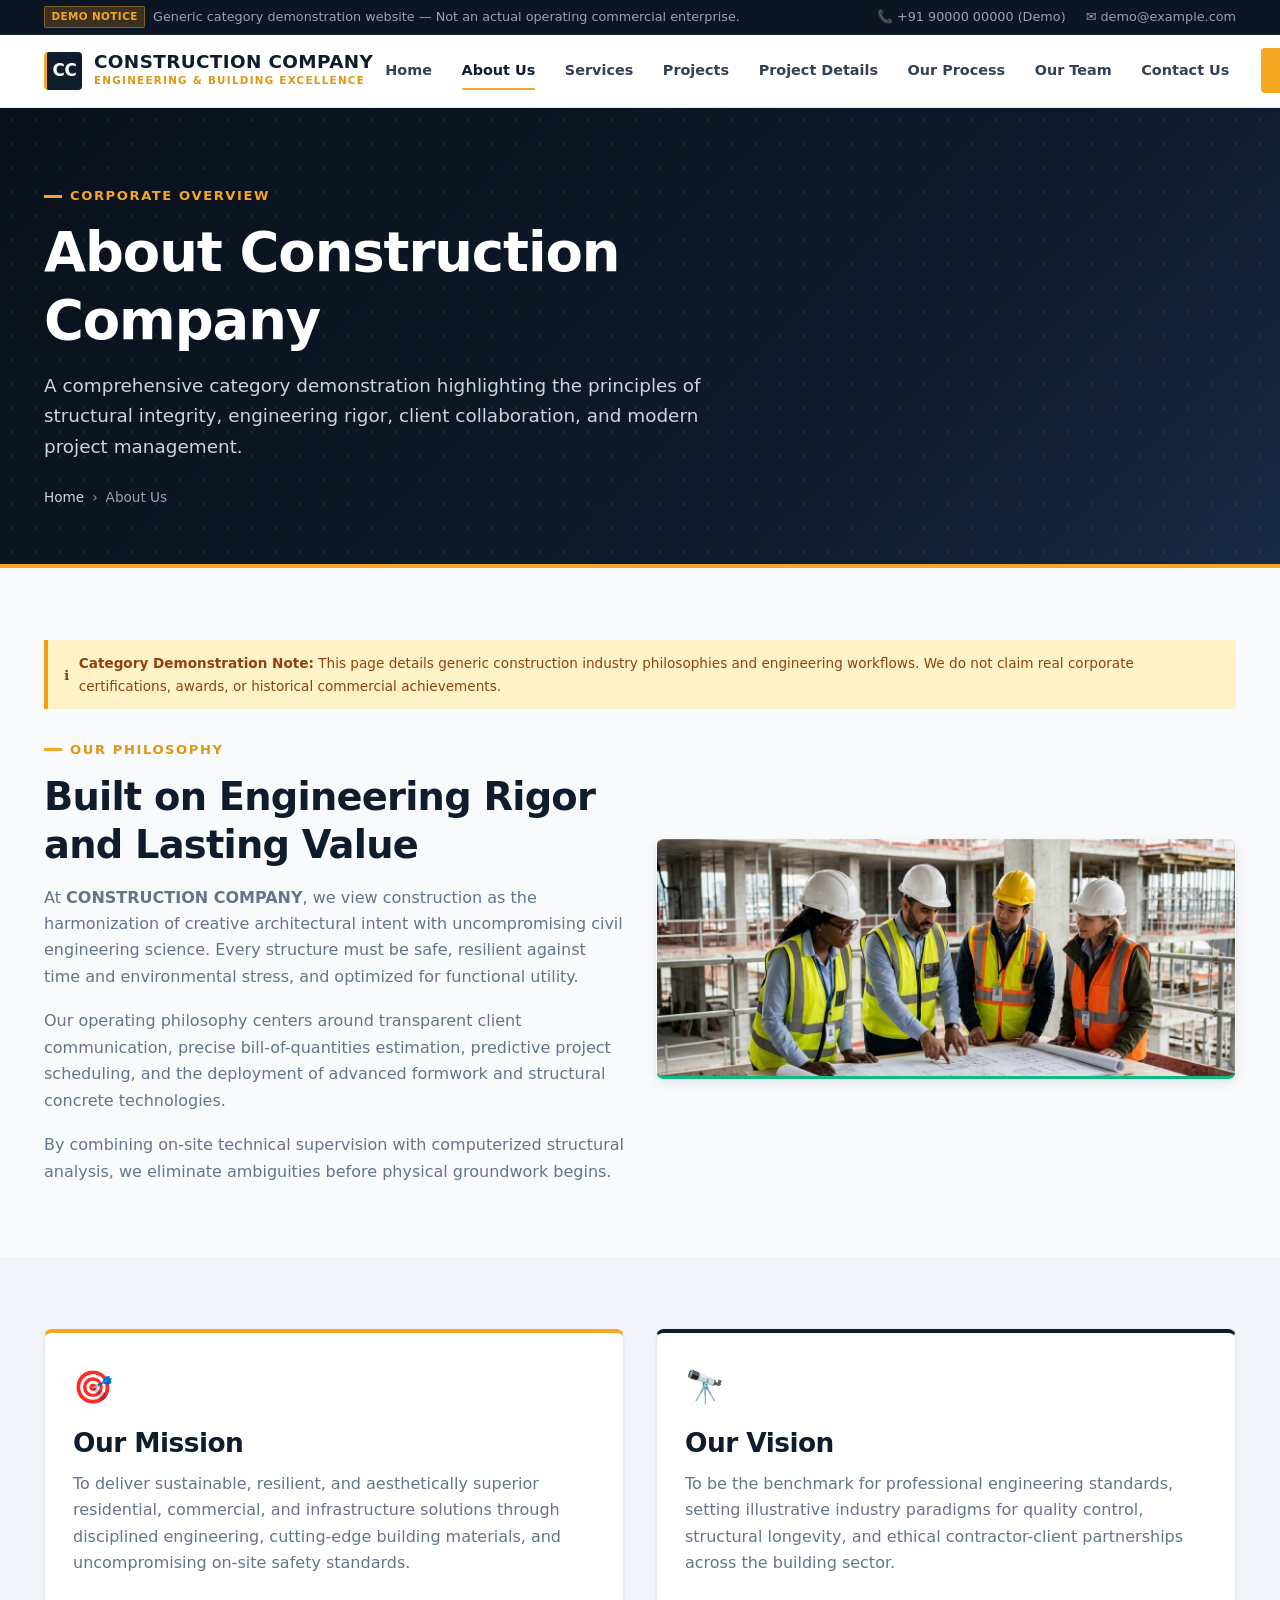
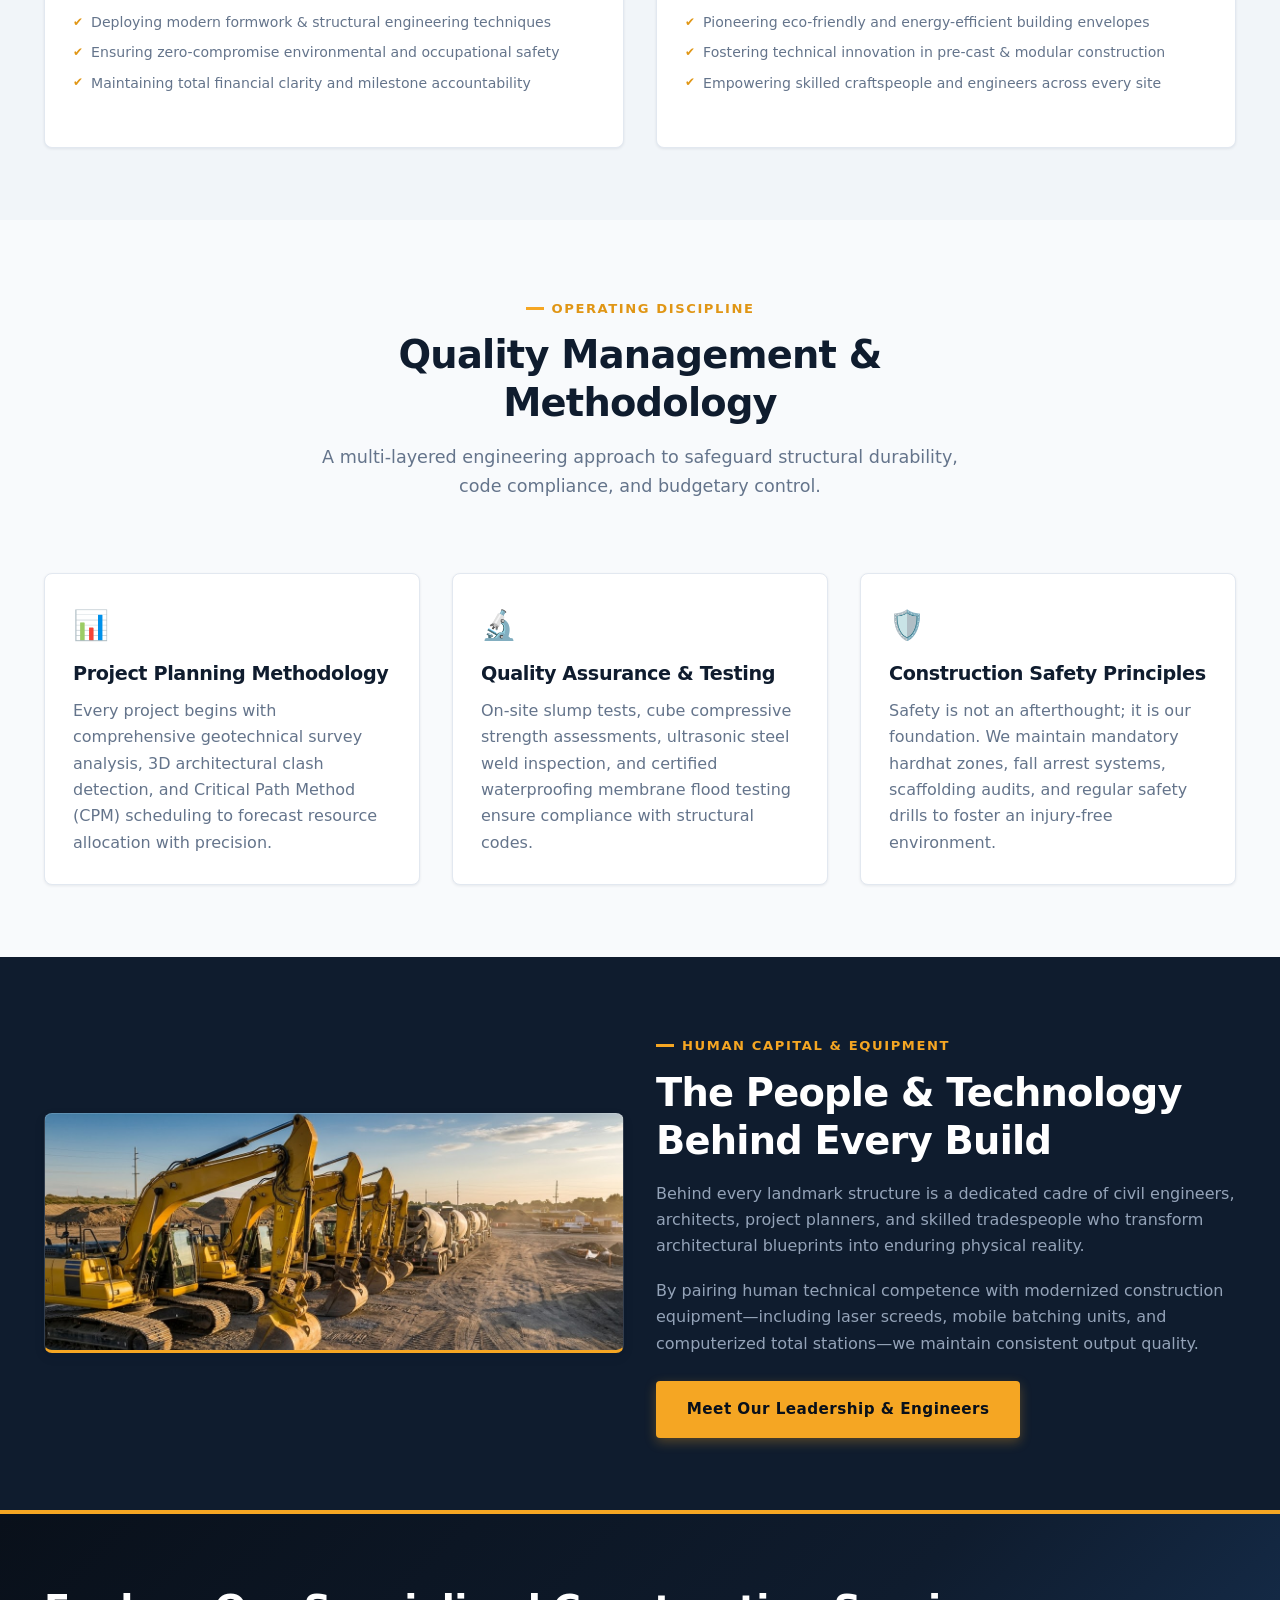
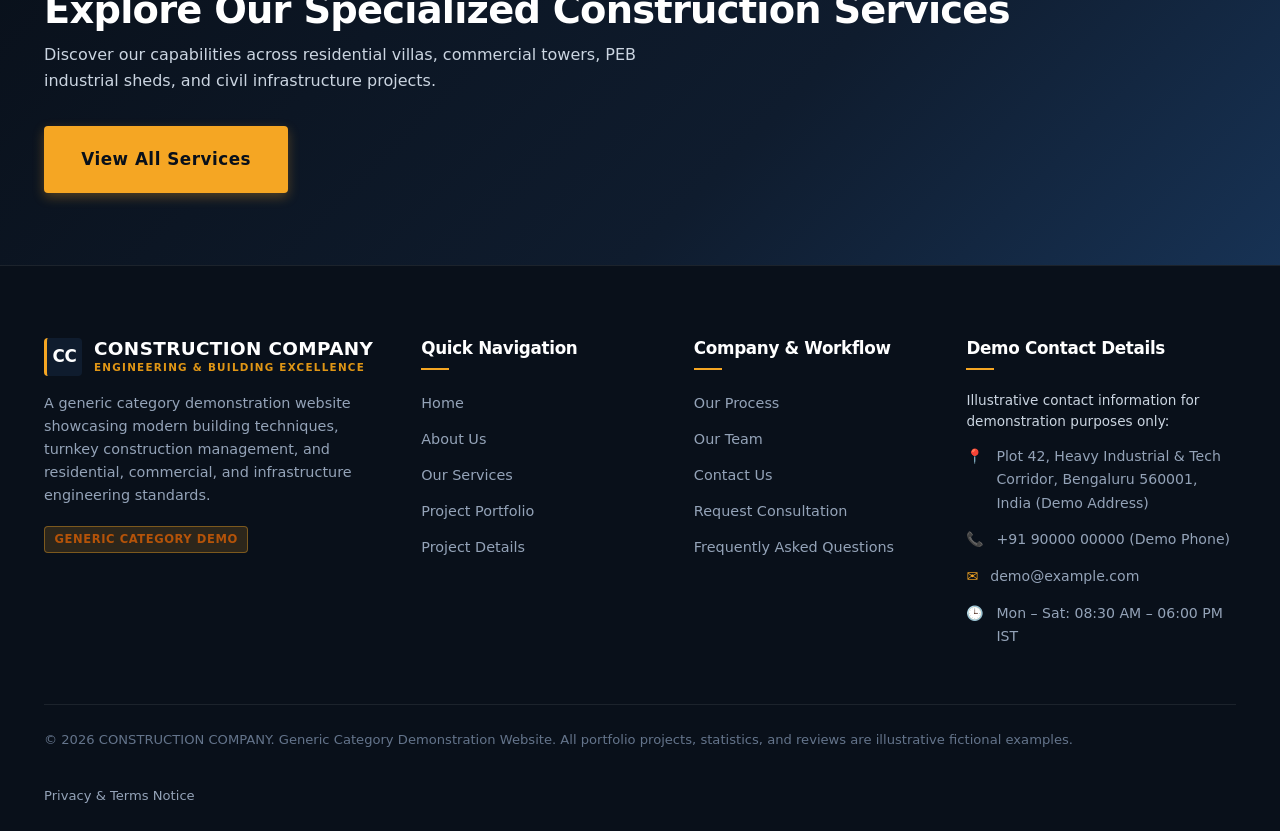
<file: about.html>
<!DOCTYPE html>
<html lang="en">
<head>
  <meta charset="UTF-8">
  <meta name="viewport" content="width=device-width, initial-scale=1.0">
  <title>About Us | CONSTRUCTION COMPANY</title>
  <meta name="description" content="Learn about CONSTRUCTION COMPANY's engineering philosophy, quality management principles, project planning methodology, and site safety standards.">
  <link rel="stylesheet" href="css/style.css">
</head>
<body>

  <!-- Top Announcement Bar -->
  <aside class="announcement-bar" aria-label="Company announcements and contact">
    <div class="container announcement-inner">
      <div class="announcement-item">
        <span class="announcement-badge">Demo Notice</span>
        <span>Generic category demonstration website — Not an actual operating commercial enterprise.</span>
      </div>
      <div class="announcement-contact">
        <a href="tel:+919000000000">📞 +91 90000 00000 (Demo)</a>
        <a href="mailto:demo@example.com">✉ demo@example.com</a>
      </div>
    </div>
  </aside>

  <!-- Global Header -->
  <header class="site-header">
    <div class="container header-inner">
      <a href="index.html" class="site-logo" aria-label="Construction Company Homepage">
        <div class="logo-icon">CC</div>
        <div class="logo-text-group">
          <span class="logo-title">CONSTRUCTION COMPANY</span>
          <span class="logo-tagline">Engineering &amp; Building Excellence</span>
        </div>
      </a>

      <!-- Mobile Menu Toggle -->
      <button class="mobile-nav-toggle" aria-label="Toggle navigation menu" aria-expanded="false">
        <span class="hamburger-box">
          <span class="hamburger-inner"></span>
        </span>
      </button>

      <!-- Global Navigation Links -->
      <nav class="site-nav" aria-label="Primary Navigation">
        <ul class="nav-list">
          <li><a href="index.html" class="nav-link">Home</a></li>
          <li><a href="about.html" class="nav-link active">About Us</a></li>
          <li><a href="services.html" class="nav-link">Services</a></li>
          <li><a href="projects.html" class="nav-link">Projects</a></li>
          <li><a href="project-details.html?id=residential-complex" class="nav-link">Project Details</a></li>
          <li><a href="process.html" class="nav-link">Our Process</a></li>
          <li><a href="team.html" class="nav-link">Our Team</a></li>
          <li><a href="contact.html" class="nav-link">Contact Us</a></li>
        </ul>
        <div class="header-cta">
          <a href="contact.html#consultation" class="btn btn-primary btn-sm">Get Consultation</a>
        </div>
      </nav>
    </div>
  </header>

  <main>
    <!-- PAGE HERO -->
    <section class="page-hero">
      <div class="container">
        <div class="page-hero-inner">
          <div class="section-eyebrow" style="color: var(--color-accent);">Corporate Overview</div>
          <h1 class="page-hero-title">About Construction Company</h1>
          <p class="page-hero-desc">
            A comprehensive category demonstration highlighting the principles of structural integrity, engineering rigor, client collaboration, and modern project management.
          </p>
          <div class="breadcrumb">
            <a href="index.html">Home</a>
            <span>&rsaquo;</span>
            <span>About Us</span>
          </div>
        </div>
      </div>
    </section>

    <!-- COMPANY OVERVIEW & PHILOSOPHY -->
    <section class="section">
      <div class="container">
        <div class="demo-notice-bar">
          <span>ℹ️</span>
          <span><strong>Category Demonstration Note:</strong> This page details generic construction industry philosophies and engineering workflows. We do not claim real corporate certifications, awards, or historical commercial achievements.</span>
        </div>

        <div class="grid-2">
          <div>
            <div class="section-eyebrow">Our Philosophy</div>
            <h2 class="section-title">Built on Engineering Rigor and Lasting Value</h2>
            <p>
              At <strong>CONSTRUCTION COMPANY</strong>, we view construction as the harmonization of creative architectural intent with uncompromising civil engineering science. Every structure must be safe, resilient against time and environmental stress, and optimized for functional utility.
            </p>
            <p>
              Our operating philosophy centers around transparent client communication, precise bill-of-quantities estimation, predictive project scheduling, and the deployment of advanced formwork and structural concrete technologies.
            </p>
            <p>
              By combining on-site technical supervision with computerized structural analysis, we eliminate ambiguities before physical groundwork begins.
            </p>
          </div>

          <div>
            <!-- Reusable Slot 6: construction-team.jpg -->
            <div class="img-placeholder ph-construction-team">
              <div class="img-placeholder-content">
                <svg class="img-placeholder-icon" viewBox="0 0 24 24">
                  <path d="M12 2C6.48 2 2 6.48 2 12s4.48 10 10 10 10-4.48 10-10S17.52 2 12 2zm0 3c1.66 0 3 1.34 3 3s-1.34 3-3 3-3-1.34-3-3 1.34-3 3-3zm0 14.2c-2.5 0-4.71-1.28-6-3.22.03-1.99 4-3.08 6-3.08 1.99 0 5.97 1.09 6 3.08-1.29 1.94-3.5 3.22-6 3.22z"/>
                </svg>
                <span class="img-placeholder-tag">Slot 6 / 10 &bull; Planned image: construction-team.jpg</span>
                <div class="img-placeholder-title">Multidisciplinary Engineering Team</div>
                <div class="img-placeholder-desc">Site engineers, architects, and quality inspectors reviewing specifications.</div>
              </div>
            </div>
          </div>
        </div>
      </div>
    </section>

    <!-- MISSION & VISION -->
    <section class="section section-alt">
      <div class="container">
        <div class="grid-2">
          <div class="card" style="border-top: 4px solid var(--color-accent);">
            <div class="card-body">
              <div style="font-size: 2rem; margin-bottom: 0.75rem;">🎯</div>
              <h3 class="card-title">Our Mission</h3>
              <p>
                To deliver sustainable, resilient, and aesthetically superior residential, commercial, and infrastructure solutions through disciplined engineering, cutting-edge building materials, and uncompromising on-site safety standards.
              </p>
              <ul class="service-card-list">
                <li>Deploying modern formwork &amp; structural engineering techniques</li>
                <li>Ensuring zero-compromise environmental and occupational safety</li>
                <li>Maintaining total financial clarity and milestone accountability</li>
              </ul>
            </div>
          </div>

          <div class="card" style="border-top: 4px solid var(--color-primary);">
            <div class="card-body">
              <div style="font-size: 2rem; margin-bottom: 0.75rem;">🔭</div>
              <h3 class="card-title">Our Vision</h3>
              <p>
                To be the benchmark for professional engineering standards, setting illustrative industry paradigms for quality control, structural longevity, and ethical contractor-client partnerships across the building sector.
              </p>
              <ul class="service-card-list">
                <li>Pioneering eco-friendly and energy-efficient building envelopes</li>
                <li>Fostering technical innovation in pre-cast &amp; modular construction</li>
                <li>Empowering skilled craftspeople and engineers across every site</li>
              </ul>
            </div>
          </div>
        </div>
      </div>
    </section>

    <!-- QUALITY MANAGEMENT & METHODOLOGY -->
    <section class="section">
      <div class="container">
        <div class="section-header">
          <div class="section-eyebrow">Operating Discipline</div>
          <h2 class="section-title">Quality Management &amp; Methodology</h2>
          <p class="section-subtitle">A multi-layered engineering approach to safeguard structural durability, code compliance, and budgetary control.</p>
        </div>

        <div class="grid-3">
          <div class="card">
            <div class="card-body">
              <div style="font-size: 1.8rem; color: var(--color-accent-hover); margin-bottom: 0.75rem;">📊</div>
              <h4 class="card-title">Project Planning Methodology</h4>
              <p>
                Every project begins with comprehensive geotechnical survey analysis, 3D architectural clash detection, and Critical Path Method (CPM) scheduling to forecast resource allocation with precision.
              </p>
            </div>
          </div>

          <div class="card">
            <div class="card-body">
              <div style="font-size: 1.8rem; color: var(--color-accent-hover); margin-bottom: 0.75rem;">🔬</div>
              <h4 class="card-title">Quality Assurance &amp; Testing</h4>
              <p>
                On-site slump tests, cube compressive strength assessments, ultrasonic steel weld inspection, and certified waterproofing membrane flood testing ensure compliance with structural codes.
              </p>
            </div>
          </div>

          <div class="card">
            <div class="card-body">
              <div style="font-size: 1.8rem; color: var(--color-accent-hover); margin-bottom: 0.75rem;">🛡️</div>
              <h4 class="card-title">Construction Safety Principles</h4>
              <p>
                Safety is not an afterthought; it is our foundation. We maintain mandatory hardhat zones, fall arrest systems, scaffolding audits, and regular safety drills to foster an injury-free environment.
              </p>
            </div>
          </div>
        </div>
      </div>
    </section>

    <!-- TEAM INTRODUCTION & REUSABLE ASSET -->
    <section class="section section-dark">
      <div class="container">
        <div class="grid-2">
          <div>
            <!-- Reusable Slot 9: construction-equipment.jpg -->
            <div class="img-placeholder ph-construction-equipment">
              <div class="img-placeholder-content">
                <svg class="img-placeholder-icon" viewBox="0 0 24 24">
                  <path d="M19 12h-2v3h-3v2h5v-5zM7 9h3V7H5v5h2V9zm14-6H3c-1.1 0-2 .9-2 2v14c0 1.1.9 2 2 2h18c1.1 0 2-.9 2-2V5c0-1.1-.9-2-2-2zm0 16.01H3V4.99h18v14.02z"/>
                </svg>
                <span class="img-placeholder-tag">Slot 9 / 10 &bull; Planned image: construction-equipment.jpg</span>
                <div class="img-placeholder-title">Heavy Machinery &amp; Equipment</div>
                <div class="img-placeholder-desc">Excavators, batching plants, and modern crane infrastructure.</div>
              </div>
            </div>
          </div>

          <div>
            <div class="section-eyebrow">Human Capital &amp; Equipment</div>
            <h2 class="section-title">The People &amp; Technology Behind Every Build</h2>
            <p>
              Behind every landmark structure is a dedicated cadre of civil engineers, architects, project planners, and skilled tradespeople who transform architectural blueprints into enduring physical reality.
            </p>
            <p>
              By pairing human technical competence with modernized construction equipment—including laser screeds, mobile batching units, and computerized total stations—we maintain consistent output quality.
            </p>
            <div style="margin-top: 1.5rem;">
              <a href="team.html" class="btn btn-primary">Meet Our Leadership &amp; Engineers</a>
            </div>
          </div>
        </div>
      </div>
    </section>

    <!-- CALL TO ACTION -->
    <section class="cta-banner">
      <div class="container">
        <div class="cta-banner-inner">
          <div>
            <h2>Explore Our Specialized Construction Services</h2>
            <p>Discover our capabilities across residential villas, commercial towers, PEB industrial sheds, and civil infrastructure projects.</p>
          </div>
          <div>
            <a href="services.html" class="btn btn-primary btn-lg">View All Services</a>
          </div>
        </div>
      </div>
    </section>
  </main>

  <!-- Global Footer -->
  <footer class="site-footer">
    <div class="container">
      <div class="footer-grid">
        <div class="footer-col">
          <div class="site-logo" style="margin-bottom: 1rem;">
            <div class="logo-icon">CC</div>
            <div class="logo-text-group">
              <span class="logo-title" style="color: var(--color-white);">CONSTRUCTION COMPANY</span>
              <span class="logo-tagline">Engineering &amp; Building Excellence</span>
            </div>
          </div>
          <p>
            A generic category demonstration website showcasing modern building techniques, turnkey construction management, and residential, commercial, and infrastructure engineering standards.
          </p>
          <div style="margin-top: 1rem;">
            <span class="demo-badge">Generic Category Demo</span>
          </div>
        </div>

        <div class="footer-col">
          <h4>Quick Navigation</h4>
          <ul class="footer-links">
            <li><a href="index.html">Home</a></li>
            <li><a href="about.html">About Us</a></li>
            <li><a href="services.html">Our Services</a></li>
            <li><a href="projects.html">Project Portfolio</a></li>
            <li><a href="project-details.html?id=residential-complex">Project Details</a></li>
          </ul>
        </div>

        <div class="footer-col">
          <h4>Company &amp; Workflow</h4>
          <ul class="footer-links">
            <li><a href="process.html">Our Process</a></li>
            <li><a href="team.html">Our Team</a></li>
            <li><a href="contact.html">Contact Us</a></li>
            <li><a href="contact.html#consultation">Request Consultation</a></li>
            <li><a href="contact.html#faq">Frequently Asked Questions</a></li>
          </ul>
        </div>

        <div class="footer-col">
          <h4>Demo Contact Details</h4>
          <p style="margin-bottom: 0.75rem; font-size: 0.85rem; color: #cbd5e1;">Illustrative contact information for demonstration purposes only:</p>
          <ul class="footer-contact-list">
            <li class="footer-contact-item">
              <span class="icon">📍</span>
              <span>Plot 42, Heavy Industrial &amp; Tech Corridor, Bengaluru 560001, India (Demo Address)</span>
            </li>
            <li class="footer-contact-item">
              <span class="icon">📞</span>
              <span>+91 90000 00000 (Demo Phone)</span>
            </li>
            <li class="footer-contact-item">
              <span class="icon">✉</span>
              <span>demo@example.com</span>
            </li>
            <li class="footer-contact-item">
              <span class="icon">🕒</span>
              <span>Mon – Sat: 08:30 AM – 06:00 PM IST</span>
            </li>
          </ul>
        </div>
      </div>

      <div class="footer-bottom">
        <div class="footer-bottom-inner">
          <p>&copy; 2026 CONSTRUCTION COMPANY. Generic Category Demonstration Website. All portfolio projects, statistics, and reviews are illustrative fictional examples.</p>
          <div>
            <a href="contact.html">Privacy &amp; Terms Notice</a>
          </div>
        </div>
      </div>
    </div>
  </footer>

  <!-- Scroll-to-Top Button -->
  <button class="scroll-to-top" aria-label="Scroll to top of page">
    <svg width="24" height="24" viewBox="0 0 24 24" fill="currentColor">
      <path d="M7.41 15.41L12 10.83l4.59 4.58L18 14l-6-6-6 6z"/>
    </svg>
  </button>

  <script src="js/script.js"></script>
</body>
</html>
</file>
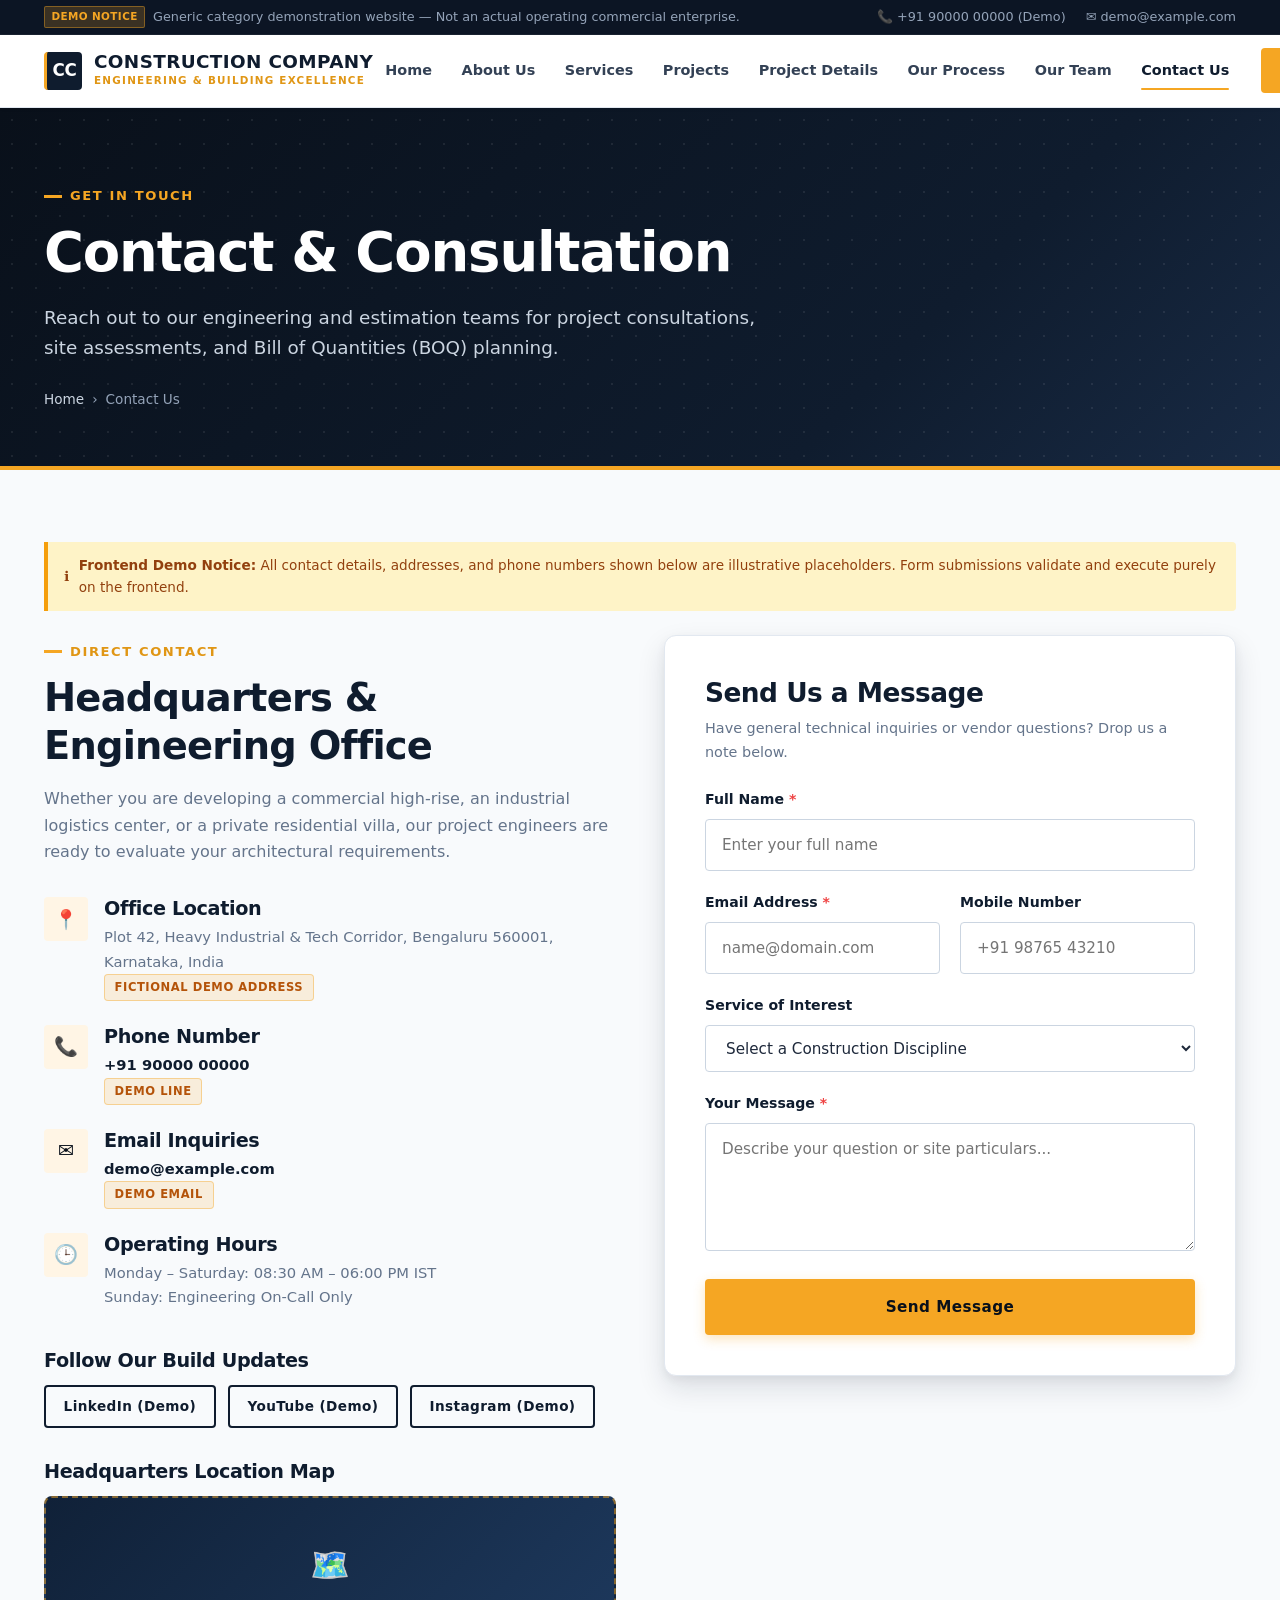
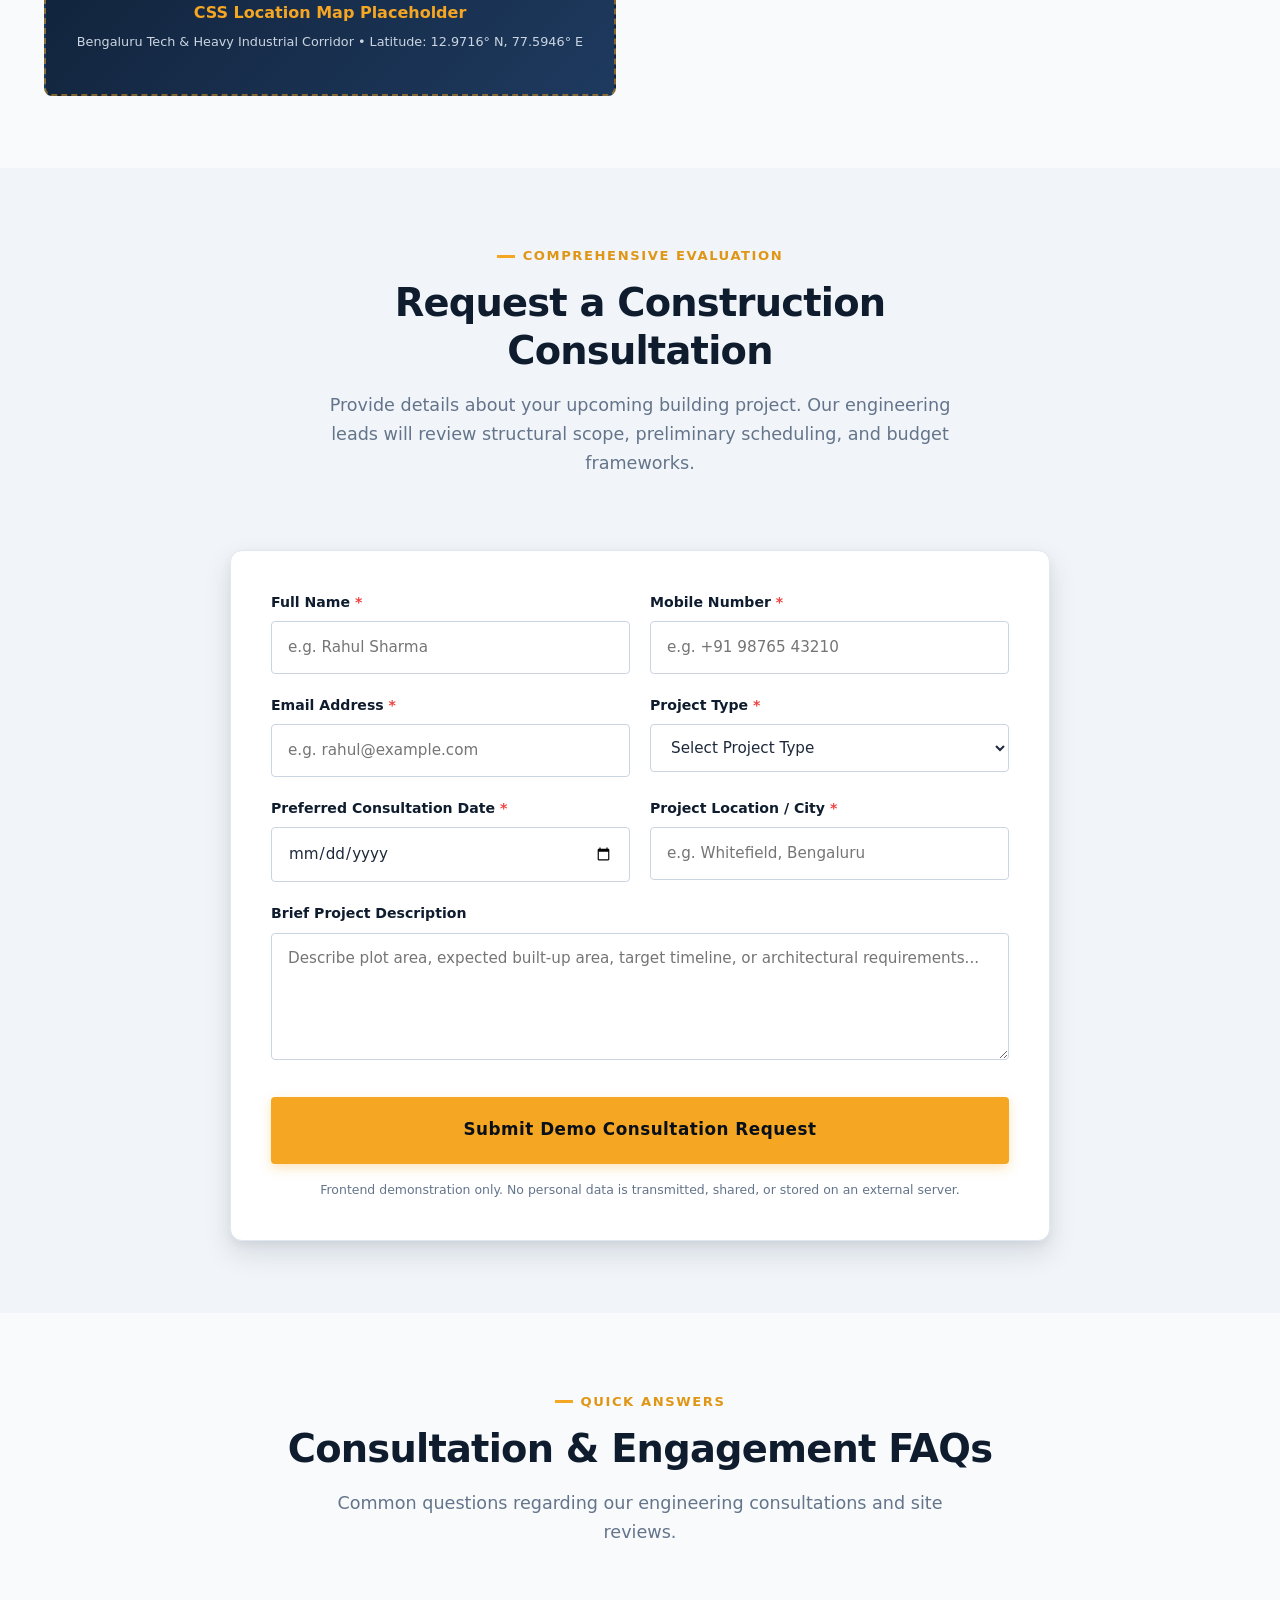
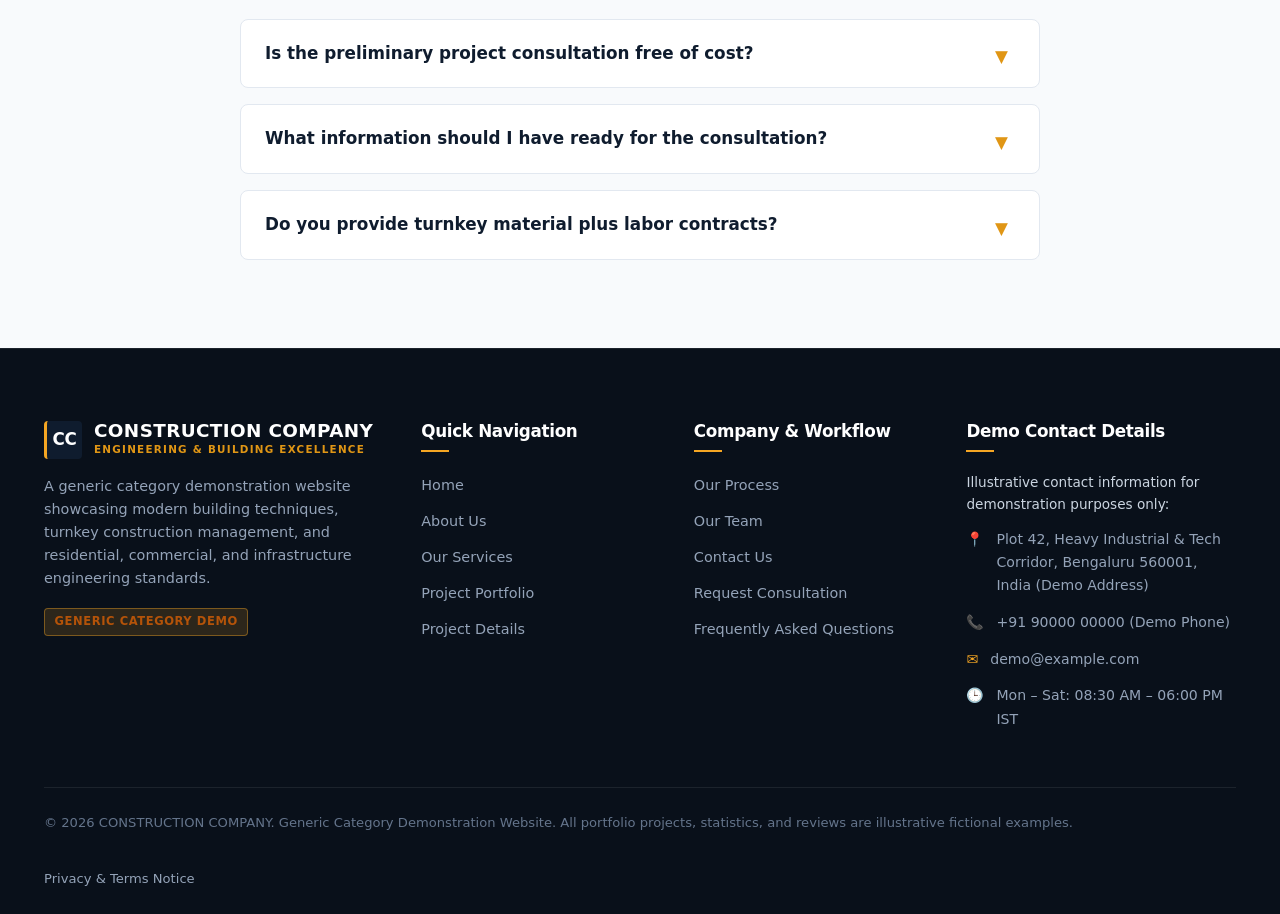
<file: contact.html>
<!DOCTYPE html>
<html lang="en">
<head>
  <meta charset="UTF-8">
  <meta name="viewport" content="width=device-width, initial-scale=1.0">
  <title>Contact Us | CONSTRUCTION COMPANY</title>
  <meta name="description" content="Contact CONSTRUCTION COMPANY for technical consultations, project planning inquiries, bill of quantities estimates, and site assessments.">
  <link rel="stylesheet" href="css/style.css">
</head>
<body>

  <!-- Top Announcement Bar -->
  <aside class="announcement-bar" aria-label="Company announcements and contact">
    <div class="container announcement-inner">
      <div class="announcement-item">
        <span class="announcement-badge">Demo Notice</span>
        <span>Generic category demonstration website — Not an actual operating commercial enterprise.</span>
      </div>
      <div class="announcement-contact">
        <a href="tel:+919000000000">📞 +91 90000 00000 (Demo)</a>
        <a href="mailto:demo@example.com">✉ demo@example.com</a>
      </div>
    </div>
  </aside>

  <!-- Global Header -->
  <header class="site-header">
    <div class="container header-inner">
      <a href="index.html" class="site-logo" aria-label="Construction Company Homepage">
        <div class="logo-icon">CC</div>
        <div class="logo-text-group">
          <span class="logo-title">CONSTRUCTION COMPANY</span>
          <span class="logo-tagline">Engineering &amp; Building Excellence</span>
        </div>
      </a>

      <!-- Mobile Menu Toggle -->
      <button class="mobile-nav-toggle" aria-label="Toggle navigation menu" aria-expanded="false">
        <span class="hamburger-box">
          <span class="hamburger-inner"></span>
        </span>
      </button>

      <!-- Global Navigation Links -->
      <nav class="site-nav" aria-label="Primary Navigation">
        <ul class="nav-list">
          <li><a href="index.html" class="nav-link">Home</a></li>
          <li><a href="about.html" class="nav-link">About Us</a></li>
          <li><a href="services.html" class="nav-link">Services</a></li>
          <li><a href="projects.html" class="nav-link">Projects</a></li>
          <li><a href="project-details.html?id=residential-complex" class="nav-link">Project Details</a></li>
          <li><a href="process.html" class="nav-link">Our Process</a></li>
          <li><a href="team.html" class="nav-link">Our Team</a></li>
          <li><a href="contact.html" class="nav-link active">Contact Us</a></li>
        </ul>
        <div class="header-cta">
          <a href="#consultation" class="btn btn-primary btn-sm">Get Consultation</a>
        </div>
      </nav>
    </div>
  </header>

  <main>
    <!-- PAGE HERO -->
    <section class="page-hero">
      <div class="container">
        <div class="page-hero-inner">
          <div class="section-eyebrow" style="color: var(--color-accent);">Get In Touch</div>
          <h1 class="page-hero-title">Contact &amp; Consultation</h1>
          <p class="page-hero-desc">
            Reach out to our engineering and estimation teams for project consultations, site assessments, and Bill of Quantities (BOQ) planning.
          </p>
          <div class="breadcrumb">
            <a href="index.html">Home</a>
            <span>&rsaquo;</span>
            <span>Contact Us</span>
          </div>
        </div>
      </div>
    </section>

    <!-- CONTACT DETAILS & GENERAL INQUIRY FORM -->
    <section class="section">
      <div class="container">

        <div class="demo-notice-bar">
          <span>ℹ️</span>
          <span><strong>Frontend Demo Notice:</strong> All contact details, addresses, and phone numbers shown below are illustrative placeholders. Form submissions validate and execute purely on the frontend.</span>
        </div>

        <div class="grid-2" style="align-items: start; gap: 3rem;">
          
          <!-- Contact Details Column -->
          <div>
            <div class="section-eyebrow">Direct Contact</div>
            <h2 class="section-title">Headquarters &amp; Engineering Office</h2>
            <p style="margin-bottom: 2rem;">
              Whether you are developing a commercial high-rise, an industrial logistics center, or a private residential villa, our project engineers are ready to evaluate your architectural requirements.
            </p>

            <div style="display: flex; flex-direction: column; gap: 1.5rem; margin-bottom: 2.5rem;">
              
              <div style="display: flex; gap: 1rem; align-items: flex-start;">
                <div style="width: 44px; height: 44px; background: var(--color-accent-light); border-radius: var(--radius-sm); display: flex; align-items: center; justify-content: center; font-size: 1.2rem; color: var(--color-primary-dark); flex-shrink: 0;">📍</div>
                <div>
                  <h4 style="margin-bottom: 0.25rem;">Office Location</h4>
                  <p style="font-size: 0.92rem;">Plot 42, Heavy Industrial &amp; Tech Corridor, Bengaluru 560001, Karnataka, India <br><span class="demo-badge">Fictional Demo Address</span></p>
                </div>
              </div>

              <div style="display: flex; gap: 1rem; align-items: flex-start;">
                <div style="width: 44px; height: 44px; background: var(--color-accent-light); border-radius: var(--radius-sm); display: flex; align-items: center; justify-content: center; font-size: 1.2rem; color: var(--color-primary-dark); flex-shrink: 0;">📞</div>
                <div>
                  <h4 style="margin-bottom: 0.25rem;">Phone Number</h4>
                  <p style="font-size: 0.92rem;"><a href="tel:+919000000000" style="color: var(--color-primary); font-weight: 700;">+91 90000 00000</a> <br><span class="demo-badge">Demo Line</span></p>
                </div>
              </div>

              <div style="display: flex; gap: 1rem; align-items: flex-start;">
                <div style="width: 44px; height: 44px; background: var(--color-accent-light); border-radius: var(--radius-sm); display: flex; align-items: center; justify-content: center; font-size: 1.2rem; color: var(--color-primary-dark); flex-shrink: 0;">✉</div>
                <div>
                  <h4 style="margin-bottom: 0.25rem;">Email Inquiries</h4>
                  <p style="font-size: 0.92rem;"><a href="mailto:demo@example.com" style="color: var(--color-primary); font-weight: 700;">demo@example.com</a> <br><span class="demo-badge">Demo Email</span></p>
                </div>
              </div>

              <div style="display: flex; gap: 1rem; align-items: flex-start;">
                <div style="width: 44px; height: 44px; background: var(--color-accent-light); border-radius: var(--radius-sm); display: flex; align-items: center; justify-content: center; font-size: 1.2rem; color: var(--color-primary-dark); flex-shrink: 0;">🕒</div>
                <div>
                  <h4 style="margin-bottom: 0.25rem;">Operating Hours</h4>
                  <p style="font-size: 0.92rem;">Monday – Saturday: 08:30 AM – 06:00 PM IST<br>Sunday: Engineering On-Call Only</p>
                </div>
              </div>

            </div>

            <!-- Social Media Placeholders -->
            <h4 style="margin-bottom: 0.75rem;">Follow Our Build Updates</h4>
            <div style="display: flex; gap: 0.75rem;">
              <a href="#social-linkedin" class="btn btn-outline-dark btn-sm">LinkedIn (Demo)</a>
              <a href="#social-youtube" class="btn btn-outline-dark btn-sm">YouTube (Demo)</a>
              <a href="#social-instagram" class="btn btn-outline-dark btn-sm">Instagram (Demo)</a>
            </div>

            <!-- CSS-based Map/Location Placeholder -->
            <div style="margin-top: 2rem;">
              <h4 style="margin-bottom: 0.75rem;">Headquarters Location Map</h4>
              <div style="width: 100%; height: 200px; background: linear-gradient(135deg, #102138 0%, #1e3a5f 100%); border-radius: var(--radius-md); border: 2px dashed rgba(245, 166, 35, 0.5); display: flex; flex-direction: column; align-items: center; justify-content: center; text-align: center; color: white; padding: 1.5rem;">
                <div style="font-size: 2rem; margin-bottom: 0.5rem;">🗺️</div>
                <strong style="color: var(--color-accent); font-family: var(--font-heading);">CSS Location Map Placeholder</strong>
                <span style="font-size: 0.8rem; color: #cbd5e1; margin-top: 0.25rem;">Bengaluru Tech &amp; Heavy Industrial Corridor &bull; Latitude: 12.9716° N, 77.5946° E</span>
              </div>
            </div>

          </div>

          <!-- General Contact Message Form -->
          <div>
            <div class="form-card">
              <h3 style="margin-bottom: 0.5rem;">Send Us a Message</h3>
              <p style="font-size: 0.9rem; margin-bottom: 1.5rem;">Have general technical inquiries or vendor questions? Drop us a note below.</p>

              <form id="contactForm" novalidate>
                <div class="form-group">
                  <label class="form-label" for="contactName">Full Name <span class="req">*</span></label>
                  <input type="text" id="contactName" class="form-control" placeholder="Enter your full name" required>
                  <div class="field-error-msg">Please enter your name.</div>
                </div>

                <div class="form-row">
                  <div class="form-group">
                    <label class="form-label" for="contactEmail">Email Address <span class="req">*</span></label>
                    <input type="email" id="contactEmail" class="form-control" placeholder="name@domain.com" required>
                    <div class="field-error-msg">Valid email required.</div>
                  </div>
                  <div class="form-group">
                    <label class="form-label" for="contactPhone">Mobile Number</label>
                    <input type="tel" id="contactPhone" class="form-control" placeholder="+91 98765 43210">
                  </div>
                </div>

                <div class="form-group">
                  <label class="form-label" for="contactService">Service of Interest</label>
                  <select id="contactService" class="form-control">
                    <option value="">Select a Construction Discipline</option>
                    <option value="residential">Residential Construction (Villas / Apartments)</option>
                    <option value="commercial">Commercial Construction (Offices / Malls)</option>
                    <option value="industrial">Industrial Construction (Warehouses / PEB)</option>
                    <option value="infrastructure">Infrastructure Development (Civil / Roads)</option>
                    <option value="renovation">Renovation &amp; Remodeling</option>
                    <option value="management">Construction Management &amp; BOQ</option>
                  </select>
                </div>

                <div class="form-group">
                  <label class="form-label" for="contactMessage">Your Message <span class="req">*</span></label>
                  <textarea id="contactMessage" rows="4" class="form-control" placeholder="Describe your question or site particulars..." required></textarea>
                  <div class="field-error-msg">Please provide your message.</div>
                </div>

                <button type="submit" class="btn btn-primary" style="width: 100%;">Send Message</button>
                <div class="form-status-alert"></div>
              </form>
            </div>
          </div>

        </div>

      </div>
    </section>

    <!-- FULL CONSULTATION REQUEST FORM (SPECIFIED FIELDS) -->
    <section class="section section-alt" id="consultation">
      <div class="container">
        <div class="section-header">
          <div class="section-eyebrow">Comprehensive Evaluation</div>
          <h2 class="section-title">Request a Construction Consultation</h2>
          <p class="section-subtitle">
            Provide details about your upcoming building project. Our engineering leads will review structural scope, preliminary scheduling, and budget frameworks.
          </p>
        </div>

        <div style="max-width: 820px; margin: 0 auto;">
          <div class="form-card">
            
            <form id="consultationForm" novalidate>
              <div class="form-row">
                <!-- 1. Full Name -->
                <div class="form-group">
                  <label class="form-label" for="consultName">Full Name <span class="req">*</span></label>
                  <input type="text" id="consultName" class="form-control" placeholder="e.g. Rahul Sharma" required>
                  <div class="field-error-msg">Please enter your full name.</div>
                </div>

                <!-- 2. Mobile Number -->
                <div class="form-group">
                  <label class="form-label" for="consultPhone">Mobile Number <span class="req">*</span></label>
                  <input type="tel" id="consultPhone" class="form-control" placeholder="e.g. +91 98765 43210" required>
                  <div class="field-error-msg">Valid 10-digit phone number is required.</div>
                </div>
              </div>

              <div class="form-row">
                <!-- 3. Email Address -->
                <div class="form-group">
                  <label class="form-label" for="consultEmail">Email Address <span class="req">*</span></label>
                  <input type="email" id="consultEmail" class="form-control" placeholder="e.g. rahul@example.com" required>
                  <div class="field-error-msg">A valid email address is required.</div>
                </div>

                <!-- 4. Project Type -->
                <div class="form-group">
                  <label class="form-label" for="consultProjectType">Project Type <span class="req">*</span></label>
                  <select id="consultProjectType" class="form-control" required>
                    <option value="">Select Project Type</option>
                    <option value="residential-villas">Residential Villa / Independent House</option>
                    <option value="residential-apartments">Multi-Storey Apartment Complex</option>
                    <option value="commercial-office">Commercial Office Building</option>
                    <option value="commercial-retail">Shopping Mall / Retail Center</option>
                    <option value="industrial-peb">Industrial Warehouse / PEB Structure</option>
                    <option value="infrastructure">Infrastructure &amp; Civil Works</option>
                    <option value="renovation">Renovation &amp; Structural Remodeling</option>
                    <option value="management">Construction Management &amp; Audit</option>
                  </select>
                  <div class="field-error-msg">Please select a project type.</div>
                </div>
              </div>

              <div class="form-row">
                <!-- 5. Preferred Consultation Date -->
                <div class="form-group">
                  <label class="form-label" for="consultDate">Preferred Consultation Date <span class="req">*</span></label>
                  <input type="date" id="consultDate" class="form-control" required>
                  <div class="field-error-msg">Please choose a preferred consultation date.</div>
                </div>

                <!-- 6. Project Location -->
                <div class="form-group">
                  <label class="form-label" for="consultLocation">Project Location / City <span class="req">*</span></label>
                  <input type="text" id="consultLocation" class="form-control" placeholder="e.g. Whitefield, Bengaluru" required>
                  <div class="field-error-msg">Please specify the project location.</div>
                </div>
              </div>

              <!-- 7. Brief Project Description -->
              <div class="form-group">
                <label class="form-label" for="consultDesc">Brief Project Description</label>
                <textarea id="consultDesc" rows="4" class="form-control" placeholder="Describe plot area, expected built-up area, target timeline, or architectural requirements..."></textarea>
              </div>

              <button type="submit" class="btn btn-primary btn-lg" style="width: 100%; margin-top: 0.5rem;">
                Submit Demo Consultation Request
              </button>

              <div class="form-status-alert"></div>
            </form>

            <div style="font-size: 0.78rem; color: var(--color-concrete); text-align: center; margin-top: 1rem;">
              Frontend demonstration only. No personal data is transmitted, shared, or stored on an external server.
            </div>

          </div>
        </div>

      </div>
    </section>

    <!-- FREQUENTLY ASKED QUESTIONS -->
    <section class="section" id="faq">
      <div class="container">
        <div class="section-header">
          <div class="section-eyebrow">Quick Answers</div>
          <h2 class="section-title">Consultation &amp; Engagement FAQs</h2>
          <p class="section-subtitle">Common questions regarding our engineering consultations and site reviews.</p>
        </div>

        <div class="faq-wrap">
          <div class="faq-item">
            <button class="faq-trigger" aria-expanded="false">
              <span>Is the preliminary project consultation free of cost?</span>
              <span class="faq-icon-arrow">&#9660;</span>
            </button>
            <div class="faq-answer">
              <p>Yes. Initial discussions regarding project scope, feasibility parameters, and high-level budgetary guidelines are conducted on a complimentary advisory basis.</p>
            </div>
          </div>

          <div class="faq-item">
            <button class="faq-trigger" aria-expanded="false">
              <span>What information should I have ready for the consultation?</span>
              <span class="faq-icon-arrow">&#9660;</span>
            </button>
            <div class="faq-answer">
              <p>Having preliminary land dimensions, survey maps, existing CAD drawings (if available), target timelines, and your preferred structural building style will help us provide actionable advice.</p>
            </div>
          </div>

          <div class="faq-item">
            <button class="faq-trigger" aria-expanded="false">
              <span>Do you provide turnkey material plus labor contracts?</span>
              <span class="faq-icon-arrow">&#9660;</span>
            </button>
            <div class="faq-answer">
              <p>Yes. We offer both comprehensive turnkey execution contracts (covering architecture, structural steel, concrete, MEP, and finishes) as well as project management consultancy (PMC) services.</p>
            </div>
          </div>
        </div>
      </div>
    </section>
  </main>

  <!-- Global Footer -->
  <footer class="site-footer">
    <div class="container">
      <div class="footer-grid">
        <div class="footer-col">
          <div class="site-logo" style="margin-bottom: 1rem;">
            <div class="logo-icon">CC</div>
            <div class="logo-text-group">
              <span class="logo-title" style="color: var(--color-white);">CONSTRUCTION COMPANY</span>
              <span class="logo-tagline">Engineering &amp; Building Excellence</span>
            </div>
          </div>
          <p>
            A generic category demonstration website showcasing modern building techniques, turnkey construction management, and residential, commercial, and infrastructure engineering standards.
          </p>
          <div style="margin-top: 1rem;">
            <span class="demo-badge">Generic Category Demo</span>
          </div>
        </div>

        <div class="footer-col">
          <h4>Quick Navigation</h4>
          <ul class="footer-links">
            <li><a href="index.html">Home</a></li>
            <li><a href="about.html">About Us</a></li>
            <li><a href="services.html">Our Services</a></li>
            <li><a href="projects.html">Project Portfolio</a></li>
            <li><a href="project-details.html?id=residential-complex">Project Details</a></li>
          </ul>
        </div>

        <div class="footer-col">
          <h4>Company &amp; Workflow</h4>
          <ul class="footer-links">
            <li><a href="process.html">Our Process</a></li>
            <li><a href="team.html">Our Team</a></li>
            <li><a href="contact.html">Contact Us</a></li>
            <li><a href="#consultation">Request Consultation</a></li>
            <li><a href="#faq">Frequently Asked Questions</a></li>
          </ul>
        </div>

        <div class="footer-col">
          <h4>Demo Contact Details</h4>
          <p style="margin-bottom: 0.75rem; font-size: 0.85rem; color: #cbd5e1;">Illustrative contact information for demonstration purposes only:</p>
          <ul class="footer-contact-list">
            <li class="footer-contact-item">
              <span class="icon">📍</span>
              <span>Plot 42, Heavy Industrial &amp; Tech Corridor, Bengaluru 560001, India (Demo Address)</span>
            </li>
            <li class="footer-contact-item">
              <span class="icon">📞</span>
              <span>+91 90000 00000 (Demo Phone)</span>
            </li>
            <li class="footer-contact-item">
              <span class="icon">✉</span>
              <span>demo@example.com</span>
            </li>
            <li class="footer-contact-item">
              <span class="icon">🕒</span>
              <span>Mon – Sat: 08:30 AM – 06:00 PM IST</span>
            </li>
          </ul>
        </div>
      </div>

      <div class="footer-bottom">
        <div class="footer-bottom-inner">
          <p>&copy; 2026 CONSTRUCTION COMPANY. Generic Category Demonstration Website. All portfolio projects, statistics, and reviews are illustrative fictional examples.</p>
          <div>
            <a href="contact.html">Privacy &amp; Terms Notice</a>
          </div>
        </div>
      </div>
    </div>
  </footer>

  <!-- Scroll-to-Top Button -->
  <button class="scroll-to-top" aria-label="Scroll to top of page">
    <svg width="24" height="24" viewBox="0 0 24 24" fill="currentColor">
      <path d="M7.41 15.41L12 10.83l4.59 4.58L18 14l-6-6-6 6z"/>
    </svg>
  </button>

  <script src="js/script.js"></script>
</body>
</html>
</file>
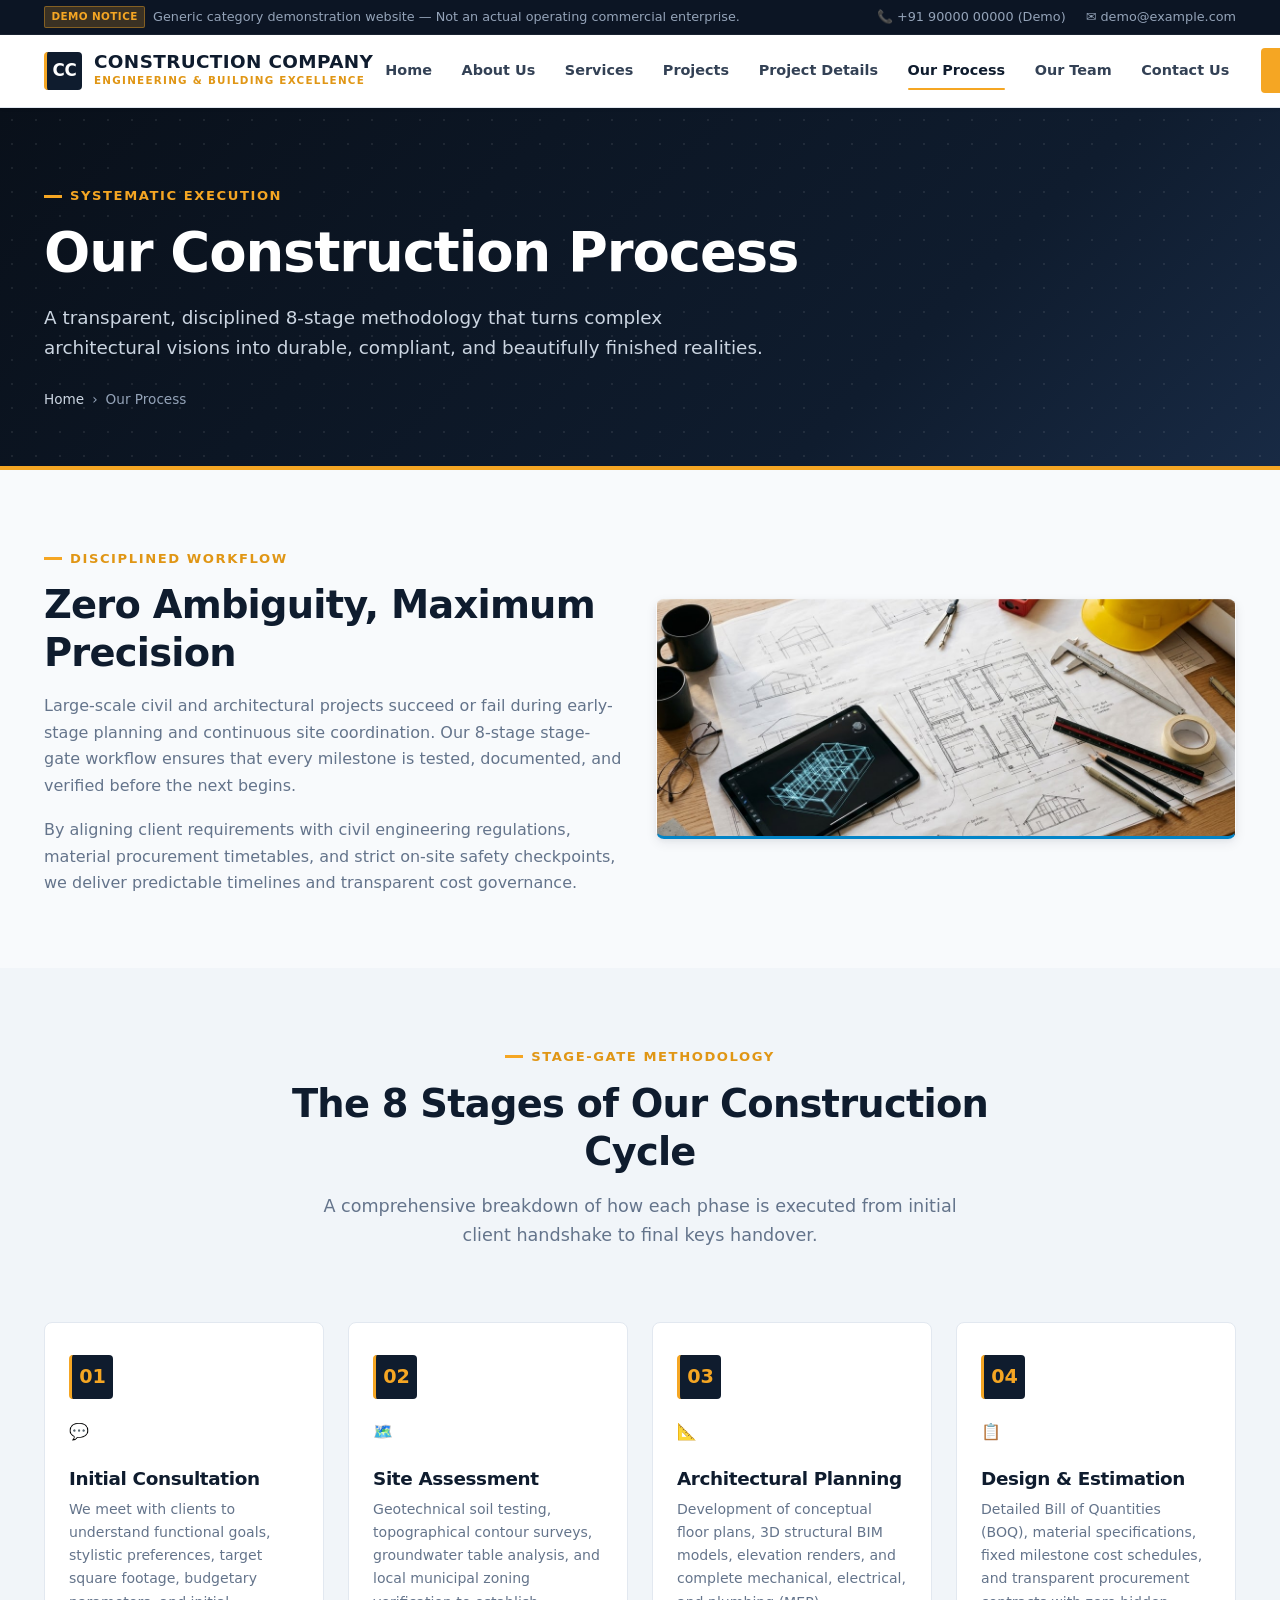
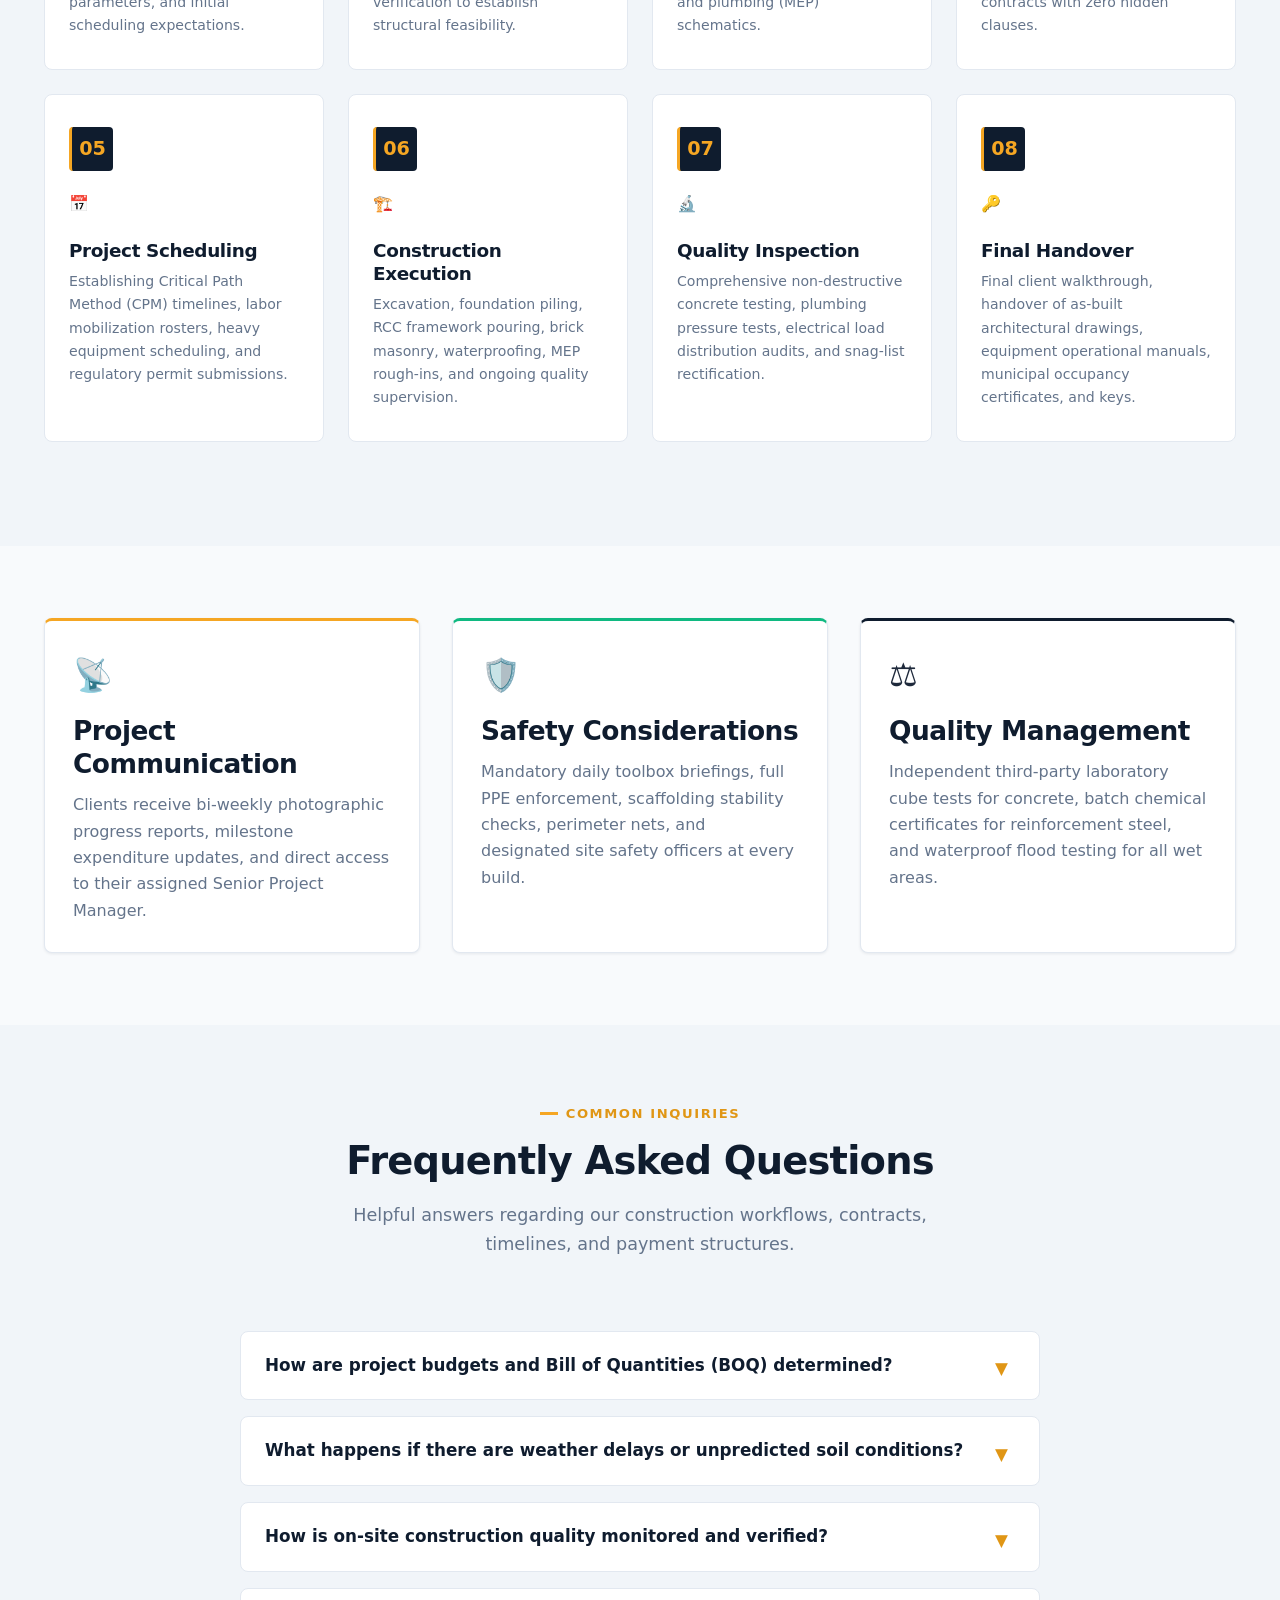
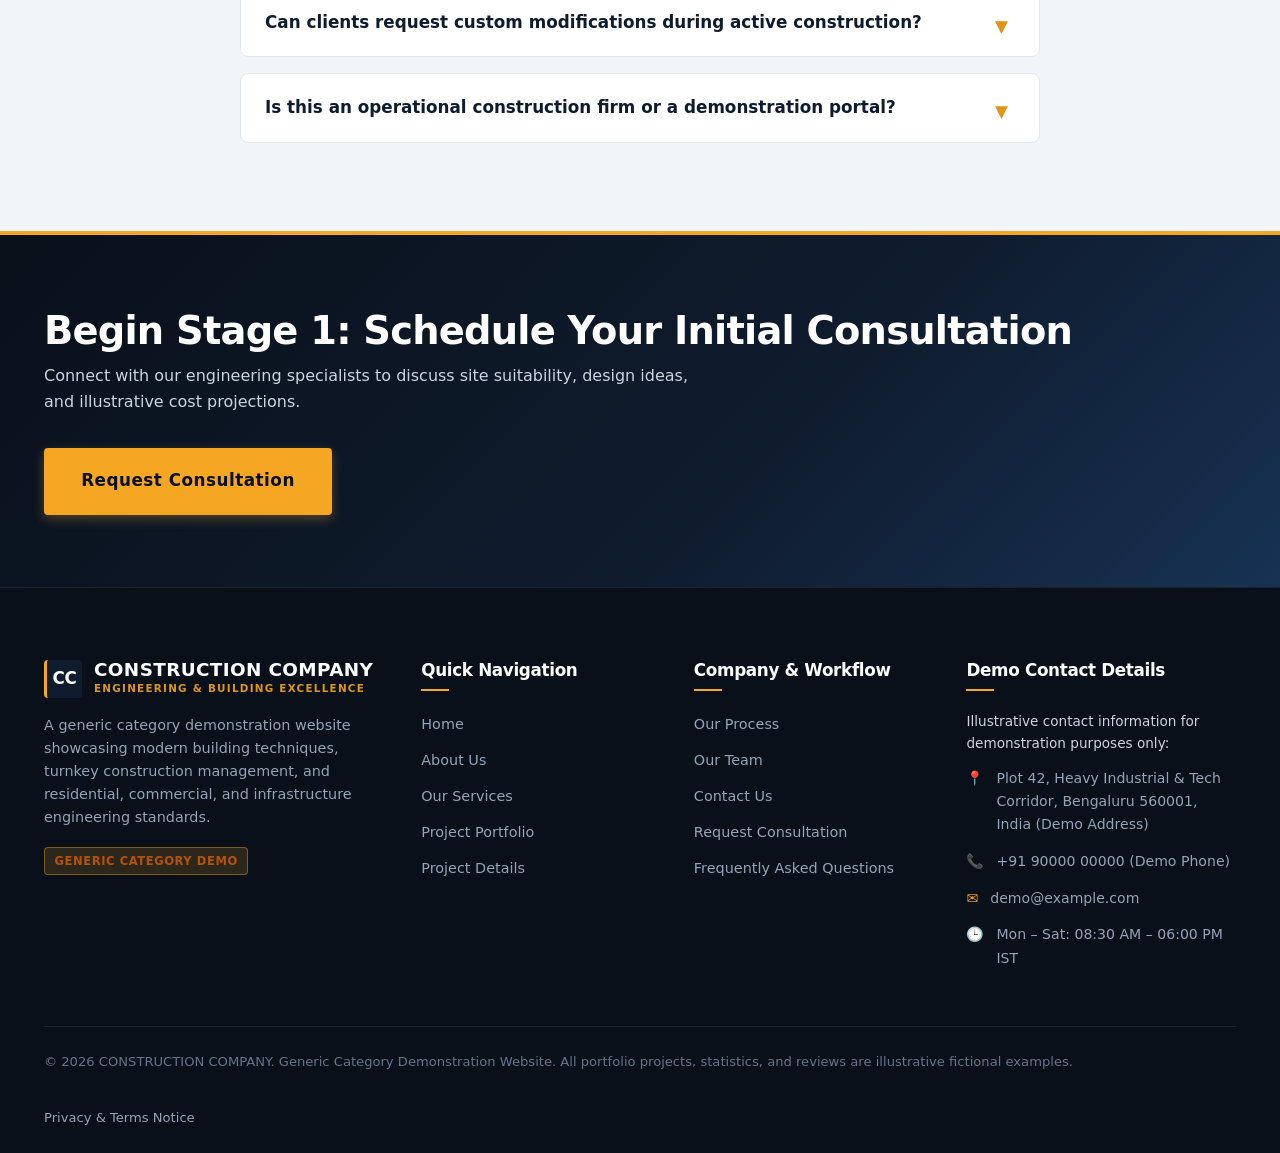
<file: process.html>
<!DOCTYPE html>
<html lang="en">
<head>
  <meta charset="UTF-8">
  <meta name="viewport" content="width=device-width, initial-scale=1.0">
  <title>Our Process | CONSTRUCTION COMPANY</title>
  <meta name="description" content="Explore our disciplined 8-stage construction process from initial consultation and site assessment to architectural planning, scheduling, execution, and handover.">
  <link rel="stylesheet" href="css/style.css">
</head>
<body>

  <!-- Top Announcement Bar -->
  <aside class="announcement-bar" aria-label="Company announcements and contact">
    <div class="container announcement-inner">
      <div class="announcement-item">
        <span class="announcement-badge">Demo Notice</span>
        <span>Generic category demonstration website — Not an actual operating commercial enterprise.</span>
      </div>
      <div class="announcement-contact">
        <a href="tel:+919000000000">📞 +91 90000 00000 (Demo)</a>
        <a href="mailto:demo@example.com">✉ demo@example.com</a>
      </div>
    </div>
  </aside>

  <!-- Global Header -->
  <header class="site-header">
    <div class="container header-inner">
      <a href="index.html" class="site-logo" aria-label="Construction Company Homepage">
        <div class="logo-icon">CC</div>
        <div class="logo-text-group">
          <span class="logo-title">CONSTRUCTION COMPANY</span>
          <span class="logo-tagline">Engineering &amp; Building Excellence</span>
        </div>
      </a>

      <!-- Mobile Menu Toggle -->
      <button class="mobile-nav-toggle" aria-label="Toggle navigation menu" aria-expanded="false">
        <span class="hamburger-box">
          <span class="hamburger-inner"></span>
        </span>
      </button>

      <!-- Global Navigation Links -->
      <nav class="site-nav" aria-label="Primary Navigation">
        <ul class="nav-list">
          <li><a href="index.html" class="nav-link">Home</a></li>
          <li><a href="about.html" class="nav-link">About Us</a></li>
          <li><a href="services.html" class="nav-link">Services</a></li>
          <li><a href="projects.html" class="nav-link">Projects</a></li>
          <li><a href="project-details.html?id=residential-complex" class="nav-link">Project Details</a></li>
          <li><a href="process.html" class="nav-link active">Our Process</a></li>
          <li><a href="team.html" class="nav-link">Our Team</a></li>
          <li><a href="contact.html" class="nav-link">Contact Us</a></li>
        </ul>
        <div class="header-cta">
          <a href="contact.html#consultation" class="btn btn-primary btn-sm">Get Consultation</a>
        </div>
      </nav>
    </div>
  </header>

  <main>
    <!-- PAGE HERO -->
    <section class="page-hero">
      <div class="container">
        <div class="page-hero-inner">
          <div class="section-eyebrow" style="color: var(--color-accent);">Systematic Execution</div>
          <h1 class="page-hero-title">Our Construction Process</h1>
          <p class="page-hero-desc">
            A transparent, disciplined 8-stage methodology that turns complex architectural visions into durable, compliant, and beautifully finished realities.
          </p>
          <div class="breadcrumb">
            <a href="index.html">Home</a>
            <span>&rsaquo;</span>
            <span>Our Process</span>
          </div>
        </div>
      </div>
    </section>

    <!-- INTRO & ARCHITECTURAL PLANNING IMAGE REUSE -->
    <section class="section">
      <div class="container">
        <div class="grid-2">
          <div>
            <div class="section-eyebrow">Disciplined Workflow</div>
            <h2 class="section-title">Zero Ambiguity, Maximum Precision</h2>
            <p>
              Large-scale civil and architectural projects succeed or fail during early-stage planning and continuous site coordination. Our 8-stage stage-gate workflow ensures that every milestone is tested, documented, and verified before the next begins.
            </p>
            <p>
              By aligning client requirements with civil engineering regulations, material procurement timetables, and strict on-site safety checkpoints, we deliver predictable timelines and transparent cost governance.
            </p>
          </div>

          <div>
            <!-- Reusable Slot 7: architectural-planning.jpg -->
            <div class="img-placeholder ph-architectural-planning">
              <div class="img-placeholder-content">
                <svg class="img-placeholder-icon" viewBox="0 0 24 24">
                  <path d="M19 3H5c-1.1 0-2 .9-2 2v14c0 1.1.9 2 2 2h14c1.1 0 2-.9 2-2V5c0-1.1-.9-2-2-2zm-2 10h-4v4h-2v-4H7v-2h4V7h2v4h4v2z"/>
                </svg>
                <span class="img-placeholder-tag">Slot 7 / 10 &bull; Planned image: architectural-planning.jpg</span>
                <div class="img-placeholder-title">Architectural Blueprints &amp; Modeling</div>
                <div class="img-placeholder-desc">Detailed CAD drawings, BOQ estimation, and BIM structural modeling.</div>
              </div>
            </div>
          </div>
        </div>
      </div>
    </section>

    <!-- THE 8 DETAILED STAGES -->
    <section class="section section-alt">
      <div class="container">
        <div class="section-header">
          <div class="section-eyebrow">Stage-Gate Methodology</div>
          <h2 class="section-title">The 8 Stages of Our Construction Cycle</h2>
          <p class="section-subtitle">A comprehensive breakdown of how each phase is executed from initial client handshake to final keys handover.</p>
        </div>

        <div class="process-timeline">
          
          <!-- Stage 1 -->
          <div class="process-step-card">
            <div class="process-num-badge">01</div>
            <div class="process-icon">💬</div>
            <h3 style="font-size: 1.15rem; margin-bottom: 0.5rem;">Initial Consultation</h3>
            <p style="font-size: 0.88rem;">We meet with clients to understand functional goals, stylistic preferences, target square footage, budgetary parameters, and initial scheduling expectations.</p>
          </div>

          <!-- Stage 2 -->
          <div class="process-step-card">
            <div class="process-num-badge">02</div>
            <div class="process-icon">🗺️</div>
            <h3 style="font-size: 1.15rem; margin-bottom: 0.5rem;">Site Assessment</h3>
            <p style="font-size: 0.88rem;">Geotechnical soil testing, topographical contour surveys, groundwater table analysis, and local municipal zoning verification to establish structural feasibility.</p>
          </div>

          <!-- Stage 3 -->
          <div class="process-step-card">
            <div class="process-num-badge">03</div>
            <div class="process-icon">📐</div>
            <h3 style="font-size: 1.15rem; margin-bottom: 0.5rem;">Architectural Planning</h3>
            <p style="font-size: 0.88rem;">Development of conceptual floor plans, 3D structural BIM models, elevation renders, and complete mechanical, electrical, and plumbing (MEP) schematics.</p>
          </div>

          <!-- Stage 4 -->
          <div class="process-step-card">
            <div class="process-num-badge">04</div>
            <div class="process-icon">📋</div>
            <h3 style="font-size: 1.15rem; margin-bottom: 0.5rem;">Design &amp; Estimation</h3>
            <p style="font-size: 0.88rem;">Detailed Bill of Quantities (BOQ), material specifications, fixed milestone cost schedules, and transparent procurement contracts with zero hidden clauses.</p>
          </div>

          <!-- Stage 5 -->
          <div class="process-step-card">
            <div class="process-num-badge">05</div>
            <div class="process-icon">📅</div>
            <h3 style="font-size: 1.15rem; margin-bottom: 0.5rem;">Project Scheduling</h3>
            <p style="font-size: 0.88rem;">Establishing Critical Path Method (CPM) timelines, labor mobilization rosters, heavy equipment scheduling, and regulatory permit submissions.</p>
          </div>

          <!-- Stage 6 -->
          <div class="process-step-card">
            <div class="process-num-badge">06</div>
            <div class="process-icon">🏗️</div>
            <h3 style="font-size: 1.15rem; margin-bottom: 0.5rem;">Construction Execution</h3>
            <p style="font-size: 0.88rem;">Excavation, foundation piling, RCC framework pouring, brick masonry, waterproofing, MEP rough-ins, and ongoing quality supervision.</p>
          </div>

          <!-- Stage 7 -->
          <div class="process-step-card">
            <div class="process-num-badge">07</div>
            <div class="process-icon">🔬</div>
            <h3 style="font-size: 1.15rem; margin-bottom: 0.5rem;">Quality Inspection</h3>
            <p style="font-size: 0.88rem;">Comprehensive non-destructive concrete testing, plumbing pressure tests, electrical load distribution audits, and snag-list rectification.</p>
          </div>

          <!-- Stage 8 -->
          <div class="process-step-card">
            <div class="process-num-badge">08</div>
            <div class="process-icon">🔑</div>
            <h3 style="font-size: 1.15rem; margin-bottom: 0.5rem;">Final Handover</h3>
            <p style="font-size: 0.88rem;">Final client walkthrough, handover of as-built architectural drawings, equipment operational manuals, municipal occupancy certificates, and keys.</p>
          </div>

        </div>
      </div>
    </section>

    <!-- COMMUNICATION, SAFETY & QUALITY HIGHLIGHTS -->
    <section class="section">
      <div class="container">
        <div class="grid-3">
          <div class="card" style="border-top: 3px solid var(--color-accent);">
            <div class="card-body">
              <div style="font-size: 2rem; margin-bottom: 0.75rem;">📡</div>
              <h3 class="card-title">Project Communication</h3>
              <p>Clients receive bi-weekly photographic progress reports, milestone expenditure updates, and direct access to their assigned Senior Project Manager.</p>
            </div>
          </div>

          <div class="card" style="border-top: 3px solid #10b981;">
            <div class="card-body">
              <div style="font-size: 2rem; margin-bottom: 0.75rem;">🛡️</div>
              <h3 class="card-title">Safety Considerations</h3>
              <p>Mandatory daily toolbox briefings, full PPE enforcement, scaffolding stability checks, perimeter nets, and designated site safety officers at every build.</p>
            </div>
          </div>

          <div class="card" style="border-top: 3px solid var(--color-primary);">
            <div class="card-body">
              <div style="font-size: 2rem; margin-bottom: 0.75rem;">⚖️</div>
              <h3 class="card-title">Quality Management</h3>
              <p>Independent third-party laboratory cube tests for concrete, batch chemical certificates for reinforcement steel, and waterproof flood testing for all wet areas.</p>
            </div>
          </div>
        </div>
      </div>
    </section>

    <!-- FREQUENTLY ASKED QUESTIONS ACCORDION -->
    <section class="section section-alt" id="faq">
      <div class="container">
        <div class="section-header">
          <div class="section-eyebrow">Common Inquiries</div>
          <h2 class="section-title">Frequently Asked Questions</h2>
          <p class="section-subtitle">Helpful answers regarding our construction workflows, contracts, timelines, and payment structures.</p>
        </div>

        <div class="faq-wrap">
          
          <div class="faq-item">
            <button class="faq-trigger" aria-expanded="false">
              <span>How are project budgets and Bill of Quantities (BOQ) determined?</span>
              <span class="faq-icon-arrow">&#9660;</span>
            </button>
            <div class="faq-answer">
              <p>Budgets are generated after completing architectural blueprints and structural calculations. We calculate exact quantities of steel, concrete, masonry, fenestration, and finishes, applying transparent unit rates with milestone-based payout terms.</p>
            </div>
          </div>

          <div class="faq-item">
            <button class="faq-trigger" aria-expanded="false">
              <span>What happens if there are weather delays or unpredicted soil conditions?</span>
              <span class="faq-icon-arrow">&#9660;</span>
            </button>
            <div class="faq-answer">
              <p>Our initial geotechnical soil assessment mitigates surprise foundational hazards. In case of extreme weather, our Critical Path Method schedule incorporates contingency buffers and accelerated curing methods to protect handover targets.</p>
            </div>
          </div>

          <div class="faq-item">
            <button class="faq-trigger" aria-expanded="false">
              <span>How is on-site construction quality monitored and verified?</span>
              <span class="faq-icon-arrow">&#9660;</span>
            </button>
            <div class="faq-answer">
              <p>Full-time site engineers supervise concrete pours, verify rebar placement against structural bar bending schedules, and conduct mandatory 7-day and 28-day concrete cube compressive strength tests.</p>
            </div>
          </div>

          <div class="faq-item">
            <button class="faq-trigger" aria-expanded="false">
              <span>Can clients request custom modifications during active construction?</span>
              <span class="faq-icon-arrow">&#9660;</span>
            </button>
            <div class="faq-answer">
              <p>Yes. Non-structural modifications can be accommodated through formal Change Order Requests (COR). Our engineering team evaluates structural feasibility and presents any cost or timeline impacts for written client approval prior to execution.</p>
            </div>
          </div>

          <div class="faq-item">
            <button class="faq-trigger" aria-expanded="false">
              <span>Is this an operational construction firm or a demonstration portal?</span>
              <span class="faq-icon-arrow">&#9660;</span>
            </button>
            <div class="faq-answer">
              <p>This website is a generic category demonstration designed to showcase web architecture, layout excellence, and construction industry workflows. All projects, statistics, and forms function as frontend demonstrations.</p>
            </div>
          </div>

        </div>
      </div>
    </section>

    <!-- CALL TO ACTION BANNER -->
    <section class="cta-banner">
      <div class="container">
        <div class="cta-banner-inner">
          <div>
            <h2>Begin Stage 1: Schedule Your Initial Consultation</h2>
            <p>Connect with our engineering specialists to discuss site suitability, design ideas, and illustrative cost projections.</p>
          </div>
          <div>
            <a href="contact.html#consultation" class="btn btn-primary btn-lg">Request Consultation</a>
          </div>
        </div>
      </div>
    </section>
  </main>

  <!-- Global Footer -->
  <footer class="site-footer">
    <div class="container">
      <div class="footer-grid">
        <div class="footer-col">
          <div class="site-logo" style="margin-bottom: 1rem;">
            <div class="logo-icon">CC</div>
            <div class="logo-text-group">
              <span class="logo-title" style="color: var(--color-white);">CONSTRUCTION COMPANY</span>
              <span class="logo-tagline">Engineering &amp; Building Excellence</span>
            </div>
          </div>
          <p>
            A generic category demonstration website showcasing modern building techniques, turnkey construction management, and residential, commercial, and infrastructure engineering standards.
          </p>
          <div style="margin-top: 1rem;">
            <span class="demo-badge">Generic Category Demo</span>
          </div>
        </div>

        <div class="footer-col">
          <h4>Quick Navigation</h4>
          <ul class="footer-links">
            <li><a href="index.html">Home</a></li>
            <li><a href="about.html">About Us</a></li>
            <li><a href="services.html">Our Services</a></li>
            <li><a href="projects.html">Project Portfolio</a></li>
            <li><a href="project-details.html?id=residential-complex">Project Details</a></li>
          </ul>
        </div>

        <div class="footer-col">
          <h4>Company &amp; Workflow</h4>
          <ul class="footer-links">
            <li><a href="process.html">Our Process</a></li>
            <li><a href="team.html">Our Team</a></li>
            <li><a href="contact.html">Contact Us</a></li>
            <li><a href="contact.html#consultation">Request Consultation</a></li>
            <li><a href="contact.html#faq">Frequently Asked Questions</a></li>
          </ul>
        </div>

        <div class="footer-col">
          <h4>Demo Contact Details</h4>
          <p style="margin-bottom: 0.75rem; font-size: 0.85rem; color: #cbd5e1;">Illustrative contact information for demonstration purposes only:</p>
          <ul class="footer-contact-list">
            <li class="footer-contact-item">
              <span class="icon">📍</span>
              <span>Plot 42, Heavy Industrial &amp; Tech Corridor, Bengaluru 560001, India (Demo Address)</span>
            </li>
            <li class="footer-contact-item">
              <span class="icon">📞</span>
              <span>+91 90000 00000 (Demo Phone)</span>
            </li>
            <li class="footer-contact-item">
              <span class="icon">✉</span>
              <span>demo@example.com</span>
            </li>
            <li class="footer-contact-item">
              <span class="icon">🕒</span>
              <span>Mon – Sat: 08:30 AM – 06:00 PM IST</span>
            </li>
          </ul>
        </div>
      </div>

      <div class="footer-bottom">
        <div class="footer-bottom-inner">
          <p>&copy; 2026 CONSTRUCTION COMPANY. Generic Category Demonstration Website. All portfolio projects, statistics, and reviews are illustrative fictional examples.</p>
          <div>
            <a href="contact.html">Privacy &amp; Terms Notice</a>
          </div>
        </div>
      </div>
    </div>
  </footer>

  <!-- Scroll-to-Top Button -->
  <button class="scroll-to-top" aria-label="Scroll to top of page">
    <svg width="24" height="24" viewBox="0 0 24 24" fill="currentColor">
      <path d="M7.41 15.41L12 10.83l4.59 4.58L18 14l-6-6-6 6z"/>
    </svg>
  </button>

  <script src="js/script.js"></script>
</body>
</html>
</file>
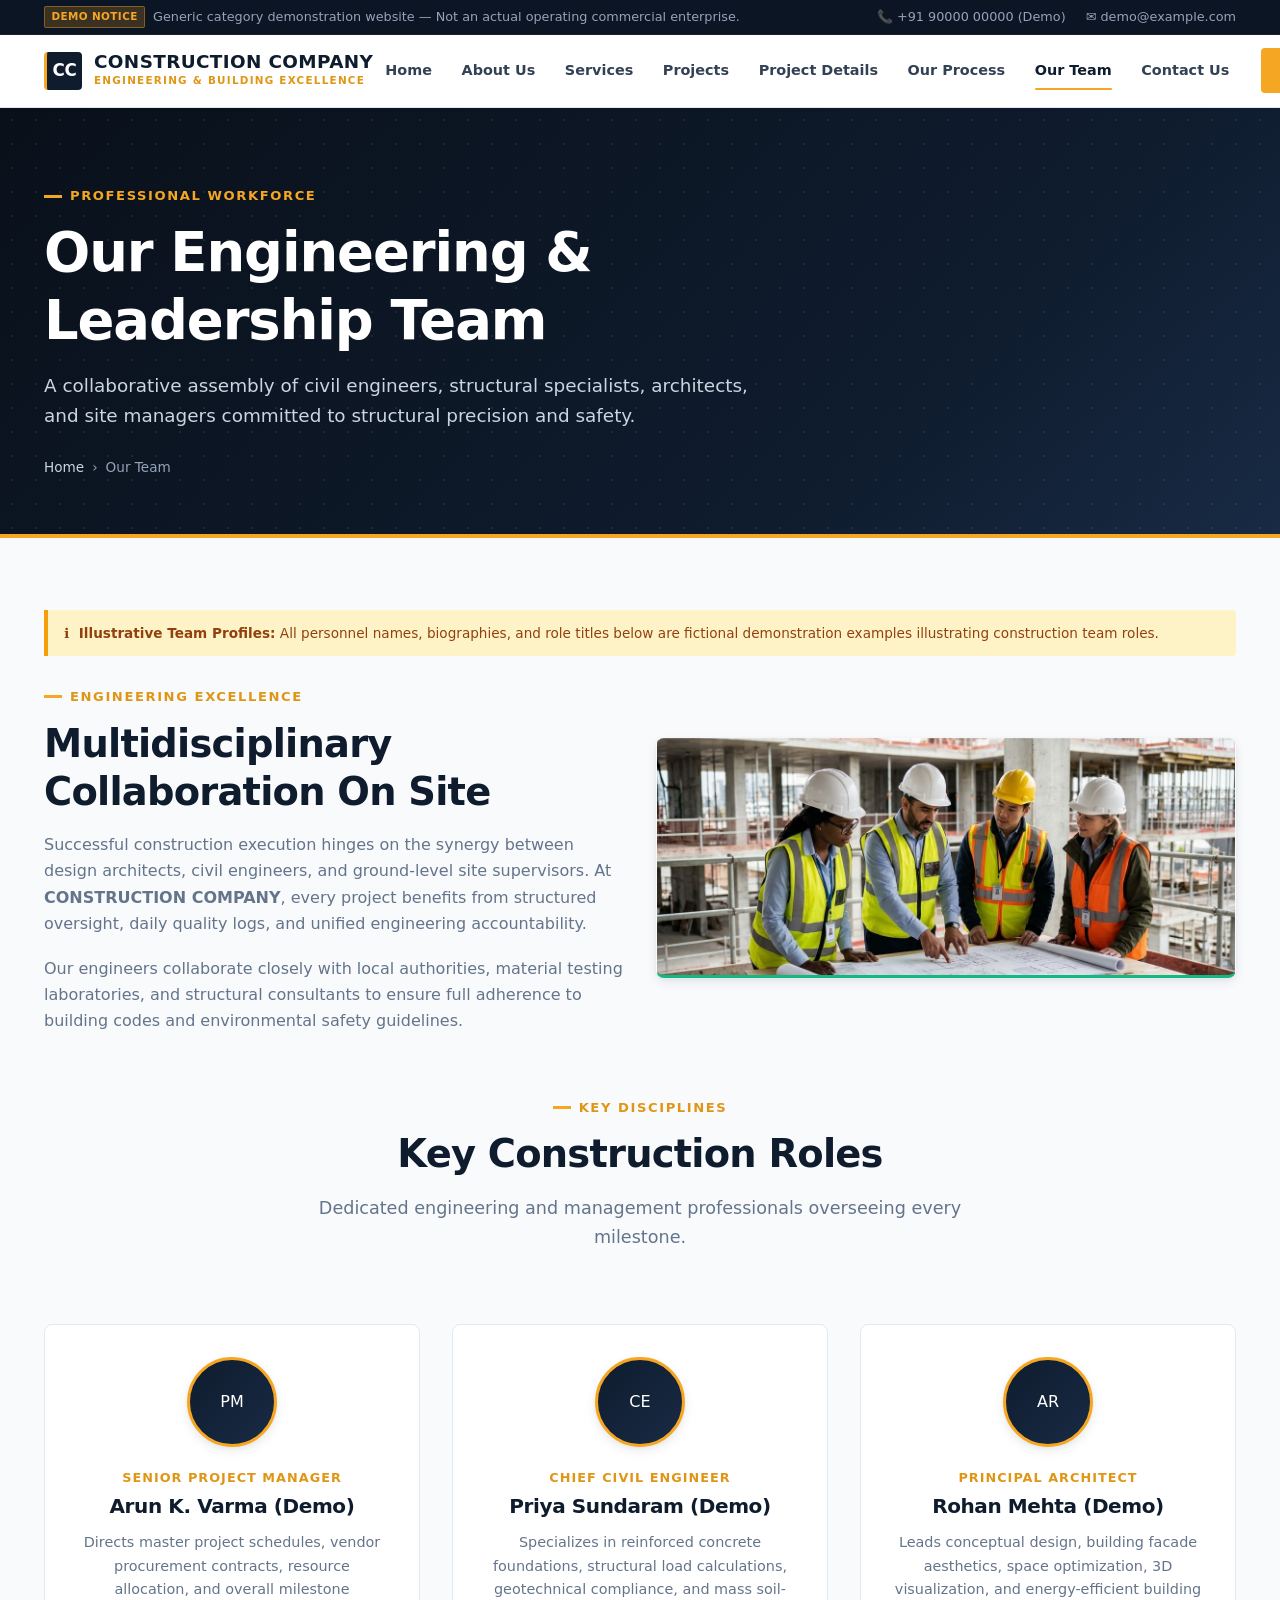
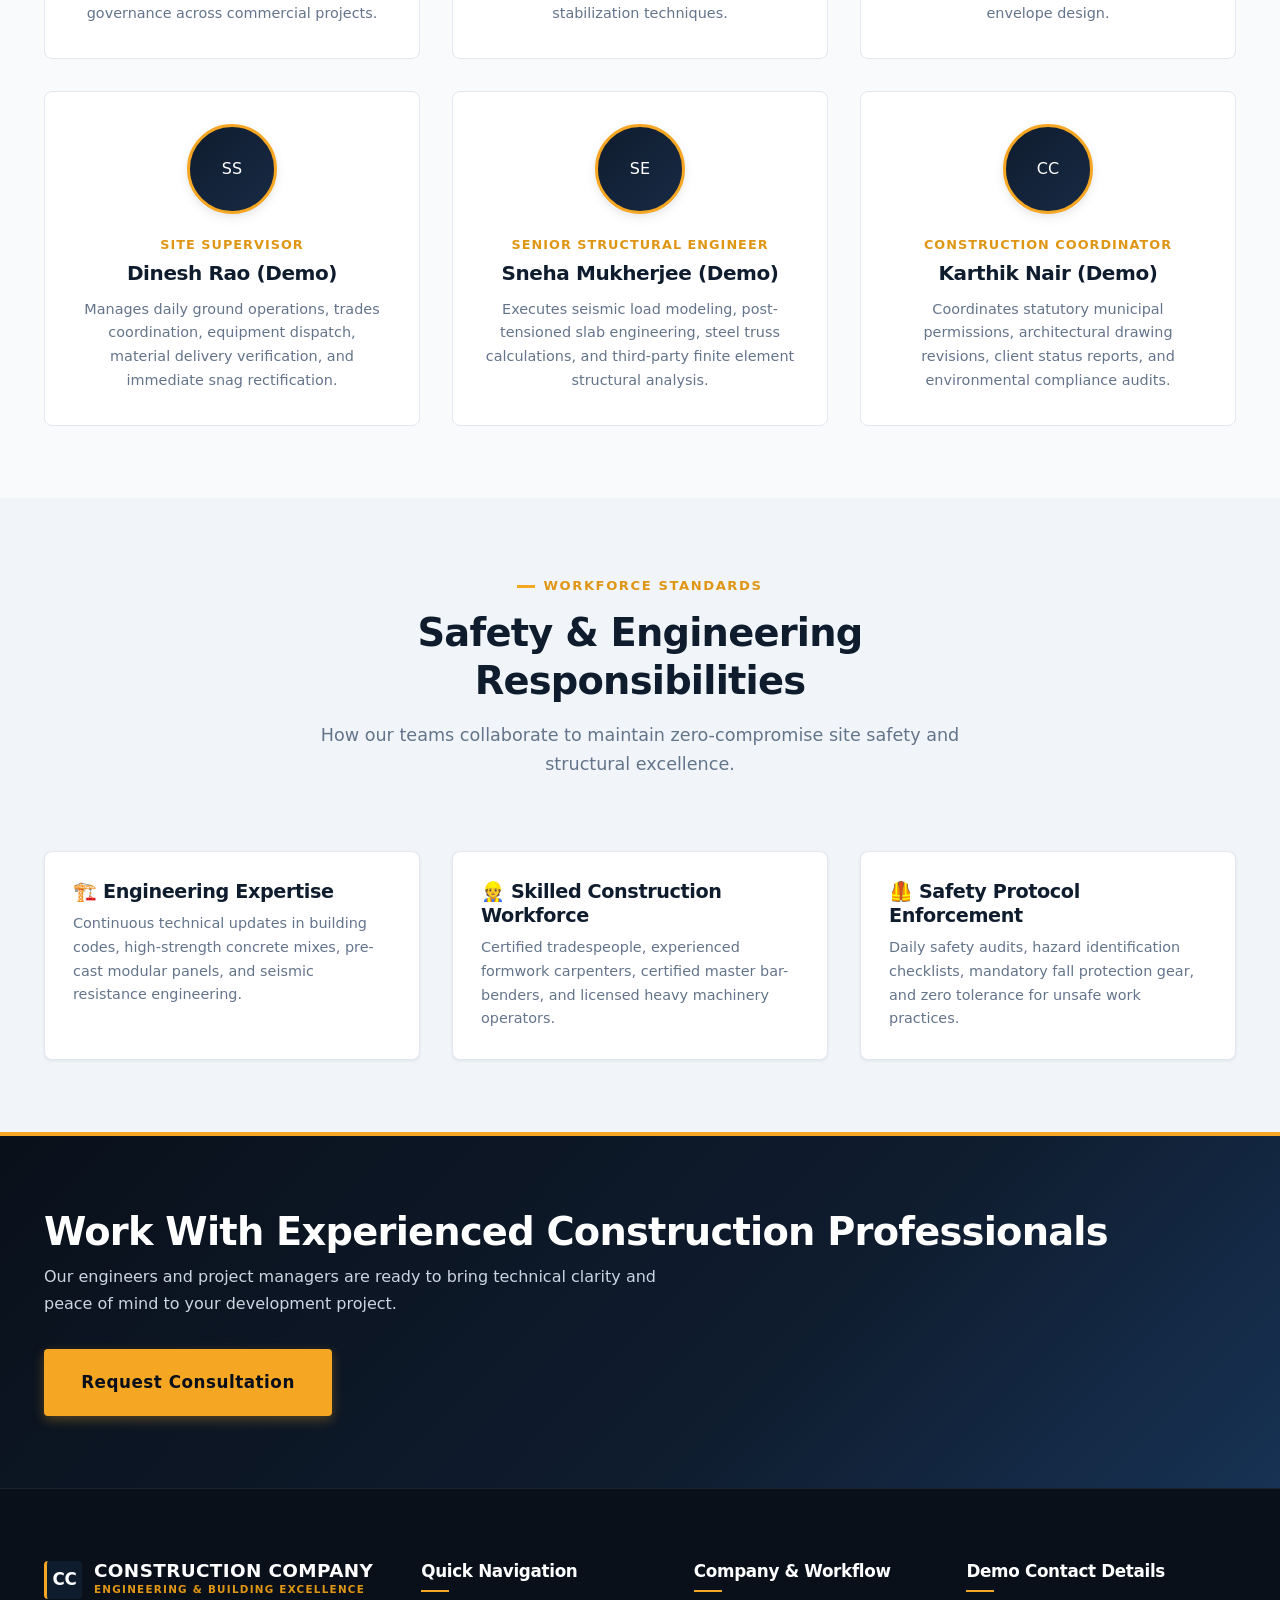
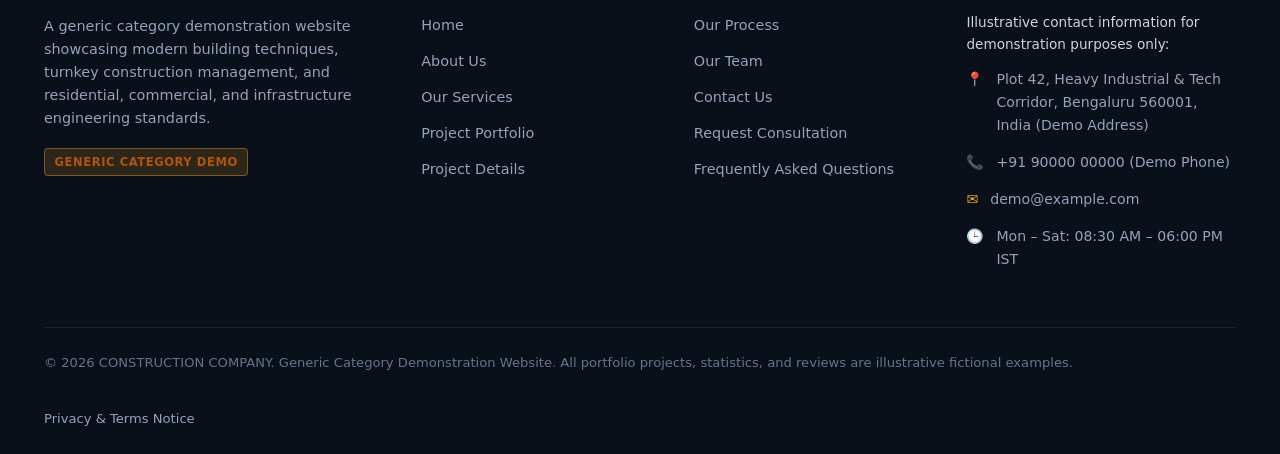
<file: team.html>
<!DOCTYPE html>
<html lang="en">
<head>
  <meta charset="UTF-8">
  <meta name="viewport" content="width=device-width, initial-scale=1.0">
  <title>Our Team | CONSTRUCTION COMPANY</title>
  <meta name="description" content="Meet our civil engineers, architects, site supervisors, and project management specialists driving precision across every build.">
  <link rel="stylesheet" href="css/style.css">
</head>
<body>

  <!-- Top Announcement Bar -->
  <aside class="announcement-bar" aria-label="Company announcements and contact">
    <div class="container announcement-inner">
      <div class="announcement-item">
        <span class="announcement-badge">Demo Notice</span>
        <span>Generic category demonstration website — Not an actual operating commercial enterprise.</span>
      </div>
      <div class="announcement-contact">
        <a href="tel:+919000000000">📞 +91 90000 00000 (Demo)</a>
        <a href="mailto:demo@example.com">✉ demo@example.com</a>
      </div>
    </div>
  </aside>

  <!-- Global Header -->
  <header class="site-header">
    <div class="container header-inner">
      <a href="index.html" class="site-logo" aria-label="Construction Company Homepage">
        <div class="logo-icon">CC</div>
        <div class="logo-text-group">
          <span class="logo-title">CONSTRUCTION COMPANY</span>
          <span class="logo-tagline">Engineering &amp; Building Excellence</span>
        </div>
      </a>

      <!-- Mobile Menu Toggle -->
      <button class="mobile-nav-toggle" aria-label="Toggle navigation menu" aria-expanded="false">
        <span class="hamburger-box">
          <span class="hamburger-inner"></span>
        </span>
      </button>

      <!-- Global Navigation Links -->
      <nav class="site-nav" aria-label="Primary Navigation">
        <ul class="nav-list">
          <li><a href="index.html" class="nav-link">Home</a></li>
          <li><a href="about.html" class="nav-link">About Us</a></li>
          <li><a href="services.html" class="nav-link">Services</a></li>
          <li><a href="projects.html" class="nav-link">Projects</a></li>
          <li><a href="project-details.html?id=residential-complex" class="nav-link">Project Details</a></li>
          <li><a href="process.html" class="nav-link">Our Process</a></li>
          <li><a href="team.html" class="nav-link active">Our Team</a></li>
          <li><a href="contact.html" class="nav-link">Contact Us</a></li>
        </ul>
        <div class="header-cta">
          <a href="contact.html#consultation" class="btn btn-primary btn-sm">Get Consultation</a>
        </div>
      </nav>
    </div>
  </header>

  <main>
    <!-- PAGE HERO -->
    <section class="page-hero">
      <div class="container">
        <div class="page-hero-inner">
          <div class="section-eyebrow" style="color: var(--color-accent);">Professional Workforce</div>
          <h1 class="page-hero-title">Our Engineering &amp; Leadership Team</h1>
          <p class="page-hero-desc">
            A collaborative assembly of civil engineers, structural specialists, architects, and site managers committed to structural precision and safety.
          </p>
          <div class="breadcrumb">
            <a href="index.html">Home</a>
            <span>&rsaquo;</span>
            <span>Our Team</span>
          </div>
        </div>
      </div>
    </section>

    <!-- TEAM INTRO & REUSABLE IMAGE PLACEHOLDER -->
    <section class="section">
      <div class="container">

        <div class="demo-notice-bar">
          <span>ℹ️</span>
          <span><strong>Illustrative Team Profiles:</strong> All personnel names, biographies, and role titles below are fictional demonstration examples illustrating construction team roles.</span>
        </div>

        <div class="grid-2" style="margin-bottom: 3.5rem;">
          <div>
            <div class="section-eyebrow">Engineering Excellence</div>
            <h2 class="section-title">Multidisciplinary Collaboration On Site</h2>
            <p>
              Successful construction execution hinges on the synergy between design architects, civil engineers, and ground-level site supervisors. At <strong>CONSTRUCTION COMPANY</strong>, every project benefits from structured oversight, daily quality logs, and unified engineering accountability.
            </p>
            <p>
              Our engineers collaborate closely with local authorities, material testing laboratories, and structural consultants to ensure full adherence to building codes and environmental safety guidelines.
            </p>
          </div>

          <div>
            <!-- Reusable Slot 6: construction-team.jpg -->
            <div class="img-placeholder ph-construction-team">
              <div class="img-placeholder-content">
                <svg class="img-placeholder-icon" viewBox="0 0 24 24">
                  <path d="M16 11c1.66 0 2.99-1.34 2.99-3S17.66 5 16 5c-1.66 0-3 1.34-3 3s1.34 3 3 3zm-8 0c1.66 0 2.99-1.34 2.99-3S9.66 5 8 5C6.34 5 5 6.34 5 8s1.34 3 3 3zm0 2c-2.33 0-7 1.17-7 3.5V19h14v-2.5c0-2.33-4.67-3.5-7-3.5zm8 0c-.29 0-.62.02-.97.05 1.16.84 1.97 1.97 1.97 3.45V19h6v-2.5c0-2.33-4.67-3.5-7-3.5z"/>
                </svg>
                <span class="img-placeholder-tag">Slot 6 / 10 &bull; Planned image: construction-team.jpg</span>
                <div class="img-placeholder-title">Construction Engineering Team</div>
                <div class="img-placeholder-desc">Site supervisors, architects, and structural engineers at work.</div>
              </div>
            </div>
          </div>
        </div>

        <!-- 6 ILLUSTRATIVE PROFILES (CSS-based avatars, no new images) -->
        <div class="section-header">
          <div class="section-eyebrow">Key Disciplines</div>
          <h2 class="section-title">Key Construction Roles</h2>
          <p class="section-subtitle">Dedicated engineering and management professionals overseeing every milestone.</p>
        </div>

        <div class="team-grid">
          
          <!-- 1. Project Manager -->
          <article class="team-card">
            <div class="team-avatar-box">PM</div>
            <div class="team-role">Senior Project Manager</div>
            <h3 class="team-name">Arun K. Varma (Demo)</h3>
            <p class="team-desc">
              Directs master project schedules, vendor procurement contracts, resource allocation, and overall milestone governance across commercial projects.
            </p>
          </article>

          <!-- 2. Civil Engineer -->
          <article class="team-card">
            <div class="team-avatar-box">CE</div>
            <div class="team-role">Chief Civil Engineer</div>
            <h3 class="team-name">Priya Sundaram (Demo)</h3>
            <p class="team-desc">
              Specializes in reinforced concrete foundations, structural load calculations, geotechnical compliance, and mass soil-stabilization techniques.
            </p>
          </article>

          <!-- 3. Architect -->
          <article class="team-card">
            <div class="team-avatar-box">AR</div>
            <div class="team-role">Principal Architect</div>
            <h3 class="team-name">Rohan Mehta (Demo)</h3>
            <p class="team-desc">
              Leads conceptual design, building facade aesthetics, space optimization, 3D visualization, and energy-efficient building envelope design.
            </p>
          </article>

          <!-- 4. Site Supervisor -->
          <article class="team-card">
            <div class="team-avatar-box">SS</div>
            <div class="team-role">Site Supervisor</div>
            <h3 class="team-name">Dinesh Rao (Demo)</h3>
            <p class="team-desc">
              Manages daily ground operations, trades coordination, equipment dispatch, material delivery verification, and immediate snag rectification.
            </p>
          </article>

          <!-- 5. Structural Engineer -->
          <article class="team-card">
            <div class="team-avatar-box">SE</div>
            <div class="team-role">Senior Structural Engineer</div>
            <h3 class="team-name">Sneha Mukherjee (Demo)</h3>
            <p class="team-desc">
              Executes seismic load modeling, post-tensioned slab engineering, steel truss calculations, and third-party finite element structural analysis.
            </p>
          </article>

          <!-- 6. Construction Coordinator -->
          <article class="team-card">
            <div class="team-avatar-box">CC</div>
            <div class="team-role">Construction Coordinator</div>
            <h3 class="team-name">Karthik Nair (Demo)</h3>
            <p class="team-desc">
              Coordinates statutory municipal permissions, architectural drawing revisions, client status reports, and environmental compliance audits.
            </p>
          </article>

        </div>
      </div>
    </section>

    <!-- ENGINEERING & SAFETY RESPONSIBILITIES -->
    <section class="section section-alt">
      <div class="container">
        <div class="section-header">
          <div class="section-eyebrow">Workforce Standards</div>
          <h2 class="section-title">Safety &amp; Engineering Responsibilities</h2>
          <p class="section-subtitle">How our teams collaborate to maintain zero-compromise site safety and structural excellence.</p>
        </div>

        <div class="grid-3">
          <div class="card">
            <div class="card-body">
              <h4 style="color: var(--color-primary); margin-bottom: 0.5rem;">🏗️ Engineering Expertise</h4>
              <p style="font-size: 0.9rem;">Continuous technical updates in building codes, high-strength concrete mixes, pre-cast modular panels, and seismic resistance engineering.</p>
            </div>
          </div>

          <div class="card">
            <div class="card-body">
              <h4 style="color: var(--color-primary); margin-bottom: 0.5rem;">👷 Skilled Construction Workforce</h4>
              <p style="font-size: 0.9rem;">Certified tradespeople, experienced formwork carpenters, certified master bar-benders, and licensed heavy machinery operators.</p>
            </div>
          </div>

          <div class="card">
            <div class="card-body">
              <h4 style="color: var(--color-primary); margin-bottom: 0.5rem;">🦺 Safety Protocol Enforcement</h4>
              <p style="font-size: 0.9rem;">Daily safety audits, hazard identification checklists, mandatory fall protection gear, and zero tolerance for unsafe work practices.</p>
            </div>
          </div>
        </div>
      </div>
    </section>

    <!-- CALL TO ACTION BANNER -->
    <section class="cta-banner">
      <div class="container">
        <div class="cta-banner-inner">
          <div>
            <h2>Work With Experienced Construction Professionals</h2>
            <p>Our engineers and project managers are ready to bring technical clarity and peace of mind to your development project.</p>
          </div>
          <div>
            <a href="contact.html#consultation" class="btn btn-primary btn-lg">Request Consultation</a>
          </div>
        </div>
      </div>
    </section>
  </main>

  <!-- Global Footer -->
  <footer class="site-footer">
    <div class="container">
      <div class="footer-grid">
        <div class="footer-col">
          <div class="site-logo" style="margin-bottom: 1rem;">
            <div class="logo-icon">CC</div>
            <div class="logo-text-group">
              <span class="logo-title" style="color: var(--color-white);">CONSTRUCTION COMPANY</span>
              <span class="logo-tagline">Engineering &amp; Building Excellence</span>
            </div>
          </div>
          <p>
            A generic category demonstration website showcasing modern building techniques, turnkey construction management, and residential, commercial, and infrastructure engineering standards.
          </p>
          <div style="margin-top: 1rem;">
            <span class="demo-badge">Generic Category Demo</span>
          </div>
        </div>

        <div class="footer-col">
          <h4>Quick Navigation</h4>
          <ul class="footer-links">
            <li><a href="index.html">Home</a></li>
            <li><a href="about.html">About Us</a></li>
            <li><a href="services.html">Our Services</a></li>
            <li><a href="projects.html">Project Portfolio</a></li>
            <li><a href="project-details.html?id=residential-complex">Project Details</a></li>
          </ul>
        </div>

        <div class="footer-col">
          <h4>Company &amp; Workflow</h4>
          <ul class="footer-links">
            <li><a href="process.html">Our Process</a></li>
            <li><a href="team.html">Our Team</a></li>
            <li><a href="contact.html">Contact Us</a></li>
            <li><a href="contact.html#consultation">Request Consultation</a></li>
            <li><a href="contact.html#faq">Frequently Asked Questions</a></li>
          </ul>
        </div>

        <div class="footer-col">
          <h4>Demo Contact Details</h4>
          <p style="margin-bottom: 0.75rem; font-size: 0.85rem; color: #cbd5e1;">Illustrative contact information for demonstration purposes only:</p>
          <ul class="footer-contact-list">
            <li class="footer-contact-item">
              <span class="icon">📍</span>
              <span>Plot 42, Heavy Industrial &amp; Tech Corridor, Bengaluru 560001, India (Demo Address)</span>
            </li>
            <li class="footer-contact-item">
              <span class="icon">📞</span>
              <span>+91 90000 00000 (Demo Phone)</span>
            </li>
            <li class="footer-contact-item">
              <span class="icon">✉</span>
              <span>demo@example.com</span>
            </li>
            <li class="footer-contact-item">
              <span class="icon">🕒</span>
              <span>Mon – Sat: 08:30 AM – 06:00 PM IST</span>
            </li>
          </ul>
        </div>
      </div>

      <div class="footer-bottom">
        <div class="footer-bottom-inner">
          <p>&copy; 2026 CONSTRUCTION COMPANY. Generic Category Demonstration Website. All portfolio projects, statistics, and reviews are illustrative fictional examples.</p>
          <div>
            <a href="contact.html">Privacy &amp; Terms Notice</a>
          </div>
        </div>
      </div>
    </div>
  </footer>

  <!-- Scroll-to-Top Button -->
  <button class="scroll-to-top" aria-label="Scroll to top of page">
    <svg width="24" height="24" viewBox="0 0 24 24" fill="currentColor">
      <path d="M7.41 15.41L12 10.83l4.59 4.58L18 14l-6-6-6 6z"/>
    </svg>
  </button>

  <script src="js/script.js"></script>
</body>
</html>
</file>
<file: css/style.css>
/* ==========================================================================
   CONSTRUCTION COMPANY - MASTER STYLESHEET
   Clean, modern, premium corporate construction styling
   No external frameworks (Vanilla CSS3)
   ========================================================================== */

/* --------------------------------------------------------------------------
   CSS VARIABLES & DESIGN SYSTEM
   -------------------------------------------------------------------------- */
:root {
  /* Colors */
  --color-primary: #0f1c2e;         /* Deep Navy Blue */
  --color-primary-light: #182a44;   /* Midnight Blue */
  --color-primary-dark: #09101a;    /* Darkest Navy */
  --color-accent: #f5a623;          /* Construction Safety Gold / Yellow */
  --color-accent-hover: #e09615;    /* Darker Gold */
  --color-accent-light: #fff5e5;    /* Soft Tint Yellow */
  --color-secondary: #f07d00;       /* Industrial Amber / Orange */
  
  --color-charcoal: #1e242c;        /* Charcoal Black */
  --color-concrete: #64748b;        /* Concrete Grey */
  --color-concrete-light: #94a3b8;  /* Light Steel Grey */
  --color-surface-soft: #f8fafc;    /* Clean warm-cool white */
  --color-surface-card: #ffffff;    /* Card background */
  --color-border: #e2e8f0;          /* Subtle border */
  --color-border-dark: #cbd5e1;
  --color-text-dark: #1e293b;       /* High-contrast body text */
  --color-text-muted: #64748b;      /* Muted readable text */
  --color-white: #ffffff;
  --color-success: #10b981;
  --color-danger: #ef4444;

  /* Typography Fallbacks */
  --font-heading: 'Trebuchet MS', 'Segoe UI', system-ui, -apple-system, sans-serif;
  --font-body: 'Segoe UI', system-ui, -apple-system, Roboto, Helvetica, Arial, sans-serif;
  --font-mono: 'Consolas', 'Courier New', monospace;

  /* Spacing */
  --spacing-xs: 0.25rem;
  --spacing-sm: 0.5rem;
  --spacing-md: 1rem;
  --spacing-lg: 1.5rem;
  --spacing-xl: 2.5rem;
  --spacing-2xl: 4.5rem;
  --spacing-3xl: 6.5rem;

  /* Shadows */
  --shadow-sm: 0 1px 3px rgba(15, 28, 46, 0.08);
  --shadow-md: 0 4px 12px rgba(15, 28, 46, 0.08), 0 2px 4px rgba(15, 28, 46, 0.04);
  --shadow-lg: 0 12px 28px rgba(15, 28, 46, 0.12), 0 4px 10px rgba(15, 28, 46, 0.05);
  --shadow-xl: 0 20px 40px rgba(15, 28, 46, 0.18);
  --shadow-accent: 0 8px 24px rgba(245, 166, 35, 0.35);

  /* Radius & Transitions */
  --radius-sm: 4px;
  --radius-md: 8px;
  --radius-lg: 12px;
  --radius-full: 9999px;
  --transition-fast: 0.2s ease;
  --transition-normal: 0.3s cubic-bezier(0.16, 1, 0.3, 1);

  /* Layout */
  --max-width: 1240px;
  --container-padding: 1.5rem;
}

/* --------------------------------------------------------------------------
   RESET & BASE ELEMENTS
   -------------------------------------------------------------------------- */
*, *::before, *::after {
  box-sizing: border-box;
  margin: 0;
  padding: 0;
}

html {
  font-size: 16px;
  scroll-behavior: smooth;
  scroll-padding-top: 100px;
}

body {
  font-family: var(--font-body);
  font-size: 1rem;
  line-height: 1.65;
  color: var(--color-text-dark);
  background-color: var(--color-surface-soft);
  -webkit-font-smoothing: antialiased;
  -moz-osx-font-smoothing: grayscale;
  overflow-x: hidden;
}

h1, h2, h3, h4, h5, h6 {
  font-family: var(--font-heading);
  color: var(--color-primary);
  line-height: 1.25;
  font-weight: 700;
  letter-spacing: -0.02em;
}

h1 { font-size: clamp(2.2rem, 4.5vw, 3.4rem); }
h2 { font-size: clamp(1.8rem, 3.2vw, 2.4rem); }
h3 { font-size: clamp(1.3rem, 2.2vw, 1.65rem); }
h4 { font-size: 1.2rem; }
h5 { font-size: 1.05rem; }
h6 { font-size: 0.95rem; }

p {
  margin-bottom: 1.15rem;
  color: var(--color-concrete);
}
p:last-child {
  margin-bottom: 0;
}

a {
  color: var(--color-primary);
  text-decoration: none;
  transition: color var(--transition-fast);
}

a:hover, a:focus-visible {
  color: var(--color-accent-hover);
}

ul, ol {
  list-style: none;
}

img, svg {
  max-width: 100%;
  display: block;
}

button, input, select, textarea {
  font: inherit;
}

:focus-visible {
  outline: 3px solid var(--color-accent);
  outline-offset: 3px;
}

/* --------------------------------------------------------------------------
   UTILITY & LAYOUT CLASSES
   -------------------------------------------------------------------------- */
.container {
  width: 100%;
  max-width: var(--max-width);
  margin-left: auto;
  margin-right: auto;
  padding-left: var(--container-padding);
  padding-right: var(--container-padding);
}

.section {
  padding: var(--spacing-2xl) 0;
  position: relative;
}

.section-lg {
  padding: var(--spacing-3xl) 0;
}

.section-dark {
  background-color: var(--color-primary);
  color: var(--color-white);
}

.section-dark h1,
.section-dark h2,
.section-dark h3,
.section-dark h4 {
  color: var(--color-white);
}

.section-dark p {
  color: var(--color-concrete-light);
}

.section-alt {
  background-color: #f1f5f9;
}

.section-header {
  text-align: center;
  max-width: 760px;
  margin: 0 auto var(--spacing-2xl) auto;
}

.section-header.text-left {
  text-align: left;
  margin-left: 0;
}

.section-eyebrow {
  display: inline-flex;
  align-items: center;
  gap: 0.5rem;
  text-transform: uppercase;
  font-size: 0.82rem;
  font-weight: 700;
  letter-spacing: 0.12em;
  color: var(--color-accent-hover);
  margin-bottom: 0.75rem;
}

.section-dark .section-eyebrow {
  color: var(--color-accent);
}

.section-eyebrow::before {
  content: "";
  display: inline-block;
  width: 18px;
  height: 3px;
  background-color: var(--color-accent);
}

.section-title {
  margin-bottom: 1rem;
}

.section-subtitle {
  font-size: 1.1rem;
  color: var(--color-concrete);
  max-width: 650px;
  margin: 0 auto;
}

.section-dark .section-subtitle {
  color: #cbd5e1;
}

/* Badges & Demo markers */
.demo-badge {
  display: inline-block;
  background-color: rgba(245, 166, 35, 0.15);
  color: #b45309;
  border: 1px solid rgba(245, 166, 35, 0.4);
  font-size: 0.72rem;
  font-weight: 700;
  padding: 0.2rem 0.6rem;
  border-radius: var(--radius-sm);
  text-transform: uppercase;
  letter-spacing: 0.05em;
  vertical-align: middle;
}

.section-dark .demo-badge {
  background-color: rgba(245, 166, 35, 0.2);
  color: #fcd34d;
  border-color: rgba(245, 166, 35, 0.5);
}

.demo-notice-bar {
  background: #fef3c7;
  border-left: 4px solid #f59e0b;
  color: #92400e;
  padding: 0.75rem 1rem;
  font-size: 0.85rem;
  border-radius: 0 var(--radius-sm) var(--radius-sm) 0;
  margin-bottom: 1.5rem;
  display: flex;
  align-items: center;
  gap: 0.6rem;
}

/* Grid Layouts */
.grid-2 {
  display: grid;
  grid-template-columns: repeat(2, 1fr);
  gap: 2rem;
  align-items: center;
}

.grid-3 {
  display: grid;
  grid-template-columns: repeat(3, 1fr);
  gap: 2rem;
}

.grid-4 {
  display: grid;
  grid-template-columns: repeat(4, 1fr);
  gap: 1.5rem;
}

/* --------------------------------------------------------------------------
   BUTTONS & CONTROLS
   -------------------------------------------------------------------------- */
.btn {
  display: inline-flex;
  align-items: center;
  justify-content: center;
  gap: 0.6rem;
  padding: 0.85rem 1.8rem;
  font-size: 0.95rem;
  font-weight: 700;
  letter-spacing: 0.03em;
  border-radius: var(--radius-sm);
  border: 2px solid transparent;
  cursor: pointer;
  transition: all var(--transition-fast);
  white-space: nowrap;
}

.btn-primary {
  background-color: var(--color-accent);
  color: var(--color-primary-dark);
  box-shadow: 0 4px 12px rgba(245, 166, 35, 0.3);
}

.btn-primary:hover, .btn-primary:focus-visible {
  background-color: var(--color-accent-hover);
  color: var(--color-primary-dark);
  transform: translateY(-2px);
  box-shadow: var(--shadow-accent);
}

.btn-secondary {
  background-color: transparent;
  border-color: var(--color-white);
  color: var(--color-white);
}

.btn-secondary:hover, .btn-secondary:focus-visible {
  background-color: var(--color-white);
  color: var(--color-primary);
  transform: translateY(-2px);
}

.btn-dark {
  background-color: var(--color-primary);
  color: var(--color-white);
}

.btn-dark:hover, .btn-dark:focus-visible {
  background-color: var(--color-primary-light);
  color: var(--color-accent);
  transform: translateY(-2px);
}

.btn-outline-dark {
  background-color: transparent;
  border-color: var(--color-primary);
  color: var(--color-primary);
}

.btn-outline-dark:hover, .btn-outline-dark:focus-visible {
  background-color: var(--color-primary);
  color: var(--color-white);
}

.btn-sm {
  padding: 0.5rem 1.1rem;
  font-size: 0.85rem;
}

.btn-lg {
  padding: 1.1rem 2.2rem;
  font-size: 1.05rem;
}

/* --------------------------------------------------------------------------
   TOP ANNOUNCEMENT BAR
   -------------------------------------------------------------------------- */
.announcement-bar {
  background-color: #0c1524;
  color: #94a3b8;
  font-size: 0.8rem;
  border-bottom: 1px solid rgba(255, 255, 255, 0.06);
  padding: 0.35rem 0;
}

.announcement-inner {
  display: flex;
  justify-content: space-between;
  align-items: center;
  flex-wrap: wrap;
  gap: 0.75rem;
}

.announcement-item {
  display: inline-flex;
  align-items: center;
  gap: 0.5rem;
}

.announcement-badge {
  background: rgba(245, 166, 35, 0.2);
  color: #f5a623;
  border: 1px solid rgba(245, 166, 35, 0.4);
  font-weight: 700;
  font-size: 0.65rem;
  padding: 0.1rem 0.4rem;
  border-radius: 2px;
  text-transform: uppercase;
  letter-spacing: 0.04em;
}

.announcement-contact {
  display: inline-flex;
  gap: 1.25rem;
  color: #94a3b8;
}

.announcement-contact a {
  color: #94a3b8;
  font-size: 0.8rem;
  transition: color var(--transition-fast);
}

.announcement-contact a:hover {
  color: var(--color-white);
}

/* --------------------------------------------------------------------------
   HEADER & NAVIGATION - CLEAN & MODERN
   -------------------------------------------------------------------------- */
.site-header {
  position: sticky;
  top: 0;
  z-index: 1000;
  background-color: #ffffff;
  border-bottom: 1px solid var(--color-border);
  box-shadow: 0 1px 4px rgba(15, 28, 46, 0.04);
  transition: all var(--transition-fast);
}

.header-inner {
  display: flex;
  align-items: center;
  justify-content: space-between;
  height: 72px;
}

/* Text Logo CONSTRUCTION COMPANY */
.site-logo {
  display: flex;
  align-items: center;
  gap: 0.75rem;
  font-family: var(--font-heading);
  text-decoration: none;
  flex-shrink: 0;
}

.logo-icon {
  width: 38px;
  height: 38px;
  background: var(--color-primary);
  border-left: 3px solid var(--color-accent);
  display: flex;
  align-items: center;
  justify-content: center;
  color: var(--color-white);
  border-radius: var(--radius-sm);
  font-weight: 800;
  font-size: 1.05rem;
  letter-spacing: -0.02em;
}

.logo-text-group {
  display: flex;
  flex-direction: column;
}

.logo-title {
  font-size: 1.15rem;
  font-weight: 800;
  letter-spacing: 0.02em;
  color: var(--color-primary);
  line-height: 1.1;
  white-space: nowrap;
}

.logo-tagline {
  font-size: 0.65rem;
  font-weight: 700;
  letter-spacing: 0.12em;
  color: var(--color-accent-hover);
  text-transform: uppercase;
  white-space: nowrap;
}

/* Clean Nav links */
.site-nav {
  display: flex;
  align-items: center;
}

.nav-list {
  display: flex;
  align-items: center;
  gap: 0.35rem;
}

.nav-link {
  display: inline-block;
  padding: 0.5rem 0.75rem;
  font-size: 0.9rem;
  font-weight: 600;
  color: #334155;
  border-radius: var(--radius-sm);
  transition: all var(--transition-fast);
  position: relative;
  white-space: nowrap;
}

.nav-link:hover {
  color: var(--color-primary);
  background-color: #f1f5f9;
}

.nav-link.active {
  color: var(--color-primary);
  background-color: transparent;
  font-weight: 700;
}

.nav-link.active::after {
  content: "";
  position: absolute;
  bottom: 0;
  left: 0.75rem;
  right: 0.75rem;
  height: 2px;
  background-color: var(--color-accent);
  border-radius: 1px;
}

.header-cta {
  margin-left: 1.25rem;
  flex-shrink: 0;
}

.header-cta .btn {
  padding: 0.55rem 1.15rem;
  font-size: 0.88rem;
  border-radius: var(--radius-sm);
  box-shadow: none;
}

.header-cta .btn:hover {
  transform: translateY(-1px);
  box-shadow: 0 4px 12px rgba(245, 166, 35, 0.25);
}

/* Mobile Toggle */
.mobile-nav-toggle {
  display: none;
  background: transparent;
  border: none;
  cursor: pointer;
  padding: 0.5rem;
  color: var(--color-primary);
}

.hamburger-box {
  width: 26px;
  height: 20px;
  display: inline-block;
  position: relative;
}

.hamburger-inner,
.hamburger-inner::before,
.hamburger-inner::after {
  width: 26px;
  height: 3px;
  background-color: var(--color-primary);
  border-radius: 2px;
  position: absolute;
  transition: transform 0.2s ease, opacity 0.2s ease;
}

.hamburger-inner {
  top: 50%;
  transform: translateY(-50%);
}

.hamburger-inner::before {
  content: "";
  top: -8px;
}

.hamburger-inner::after {
  content: "";
  bottom: -8px;
}

.mobile-nav-toggle.open .hamburger-inner {
  background-color: transparent;
}

.mobile-nav-toggle.open .hamburger-inner::before {
  transform: translateY(8px) rotate(45deg);
}

.mobile-nav-toggle.open .hamburger-inner::after {
  transform: translateY(-8px) rotate(-45deg);
}

/* --------------------------------------------------------------------------
   THE 10 REUSABLE CSS-BASED IMAGE SLOTS (CONNECTED TO REAL IMAGES)
   Connected to assets/images with smooth overlay and fallback gradients
   -------------------------------------------------------------------------- */
.img-placeholder {
  position: relative;
  width: 100%;
  min-height: 240px;
  border-radius: var(--radius-md);
  overflow: hidden;
  display: flex;
  flex-direction: column;
  align-items: center;
  justify-content: flex-end;
  text-align: center;
  padding: 1.75rem 1.25rem;
  box-shadow: var(--shadow-md);
  border: 1px solid rgba(255, 255, 255, 0.15);
  background-size: cover !important;
  background-position: center center !important;
  background-repeat: no-repeat !important;
  transition: transform var(--transition-normal), box-shadow var(--transition-normal);
}

.img-placeholder:hover {
  transform: scale(1.015);
  box-shadow: var(--shadow-lg);
}

.img-placeholder::before {
  content: "";
  position: absolute;
  inset: 0;
  background: transparent;
  pointer-events: none;
  transition: opacity var(--transition-fast);
  z-index: 1;
}

.img-placeholder:hover::before {
  background: transparent;
}

.img-placeholder-content {
  display: none !important;
  position: relative;
  z-index: 2;
  color: var(--color-white);
  max-width: 95%;
  text-shadow: 0 2px 6px rgba(0, 0, 0, 0.85);
}

.img-placeholder-icon {
  width: 36px;
  height: 36px;
  margin: 0 auto 0.5rem auto;
  fill: var(--color-accent);
  filter: drop-shadow(0 2px 6px rgba(0,0,0,0.8));
  opacity: 0.9;
}

.img-placeholder-tag {
  display: inline-block;
  background-color: rgba(9, 16, 26, 0.75);
  backdrop-filter: blur(6px);
  -webkit-backdrop-filter: blur(6px);
  border: 1px solid rgba(245, 166, 35, 0.4);
  color: var(--color-accent);
  font-family: var(--font-body);
  font-size: 0.72rem;
  font-weight: 700;
  padding: 0.2rem 0.65rem;
  border-radius: var(--radius-sm);
  margin-bottom: 0.4rem;
  letter-spacing: 0.04em;
  text-transform: uppercase;
}

.img-placeholder-title {
  font-size: 1.15rem;
  font-weight: 700;
  color: var(--color-white);
  margin-bottom: 0.2rem;
  letter-spacing: -0.01em;
}

.img-placeholder-desc {
  font-size: 0.82rem;
  color: #e2e8f0;
}

/* 1. construction-hero (Hero background & main feature) */
.ph-construction-hero {
  min-height: 460px;
  background-image: url('../assets/images/construction-hero.jpg'),
    linear-gradient(135deg, #09101a 0%, #102138 45%, #1a3254 100%);
  border-bottom: 4px solid var(--color-accent);
}

/* 2. residential-building */
.ph-residential-building {
  background-image: url('../assets/images/residential-building.jpg'),
    linear-gradient(145deg, #132238 0%, #1e3a5f 60%, #2a4d7d 100%);
  border-bottom: 3px solid #38bdf8;
}

/* 3. commercial-building */
.ph-commercial-building {
  background-image: url('../assets/images/commercial-building.jpg'),
    linear-gradient(145deg, #0f1c2e 0%, #202e47 60%, #2e4163 100%);
  border-bottom: 3px solid #818cf8;
}

/* 4. villa-construction */
.ph-villa-construction {
  background-image: url('../assets/images/villa-construction.jpg'),
    linear-gradient(145deg, #1b2838 0%, #2b3a4a 60%, #3e5066 100%);
  border-bottom: 3px solid var(--color-accent);
}

/* 5. infrastructure-project (uses completed-project.jpg / fallback if infrastructure-project.jpg is added) */
.ph-infrastructure-project {
  background-image: url('../assets/images/infrastructure-project.jpg'),
    url('../assets/images/completed-project.jpg'),
    linear-gradient(145deg, #18222d 0%, #273847 60%, #374b5c 100%);
  border-bottom: 3px solid #f97316;
}

/* 6. construction-team */
.ph-construction-team {
  background-image: url('../assets/images/construction-team.jpg'),
    linear-gradient(145deg, #0f242e 0%, #193a47 60%, #235163 100%);
  border-bottom: 3px solid #10b981;
}

/* 7. architectural-planning */
.ph-architectural-planning {
  background-image: url('../assets/images/architectural-planning.jpg'),
    linear-gradient(145deg, #0a1f33 0%, #153452 60%, #1d466e 100%);
  border-bottom: 3px solid #0284c7;
}

/* 8. interior-construction */
.ph-interior-construction {
  background-image: url('../assets/images/interior-construction.jpg'),
    linear-gradient(145deg, #242220 0%, #3a3632 60%, #524d47 100%);
  border-bottom: 3px solid #d97706;
}

/* 9. construction-equipment */
.ph-construction-equipment {
  background-image: url('../assets/images/construction-equipment.jpg'),
    linear-gradient(145deg, #241d14 0%, #382c1b 60%, #4a3b25 100%);
  border-bottom: 3px solid var(--color-accent);
}

/* 10. completed-project */
.ph-completed-project {
  background-image: url('../assets/images/completed-project.jpg'),
    linear-gradient(145deg, #0b1a2e 0%, #182e4e 60%, #24416d 100%);
  border-bottom: 3px solid #6366f1;
}

/* --------------------------------------------------------------------------
   PAGE HERO SECTIONS
   -------------------------------------------------------------------------- */
.page-hero {
  background: linear-gradient(135deg, var(--color-primary-dark) 0%, var(--color-primary) 70%, var(--color-primary-light) 100%);
  color: var(--color-white);
  padding: 4.5rem 0 3.5rem 0;
  position: relative;
  border-bottom: 4px solid var(--color-accent);
}

.page-hero::after {
  content: "";
  position: absolute;
  top: 0; right: 0; bottom: 0; left: 0;
  background-image: radial-gradient(rgba(255, 255, 255, 0.08) 1px, transparent 1px);
  background-size: 24px 24px;
  pointer-events: none;
}

.page-hero-inner {
  position: relative;
  z-index: 2;
  max-width: 860px;
}

.page-hero-title {
  color: var(--color-white);
  margin-bottom: 1rem;
}

.page-hero-desc {
  font-size: 1.15rem;
  color: #cbd5e1;
  max-width: 720px;
  margin-bottom: 1.5rem;
}

.breadcrumb {
  display: flex;
  align-items: center;
  gap: 0.5rem;
  font-size: 0.85rem;
  color: #94a3b8;
  margin-top: 1rem;
}

.breadcrumb a {
  color: #cbd5e1;
}

.breadcrumb a:hover {
  color: var(--color-accent);
}

/* --------------------------------------------------------------------------
   HOME HERO SECTION
   -------------------------------------------------------------------------- */
.home-hero {
  background: linear-gradient(180deg, var(--color-primary-dark) 0%, var(--color-primary) 100%);
  color: var(--color-white);
  padding: 4.5rem 0 5.5rem 0;
  position: relative;
  overflow: hidden;
}

.home-hero-grid {
  display: grid;
  grid-template-columns: 1.15fr 0.85fr;
  gap: 3.5rem;
  align-items: center;
  position: relative;
  z-index: 2;
}

.hero-tag {
  display: inline-flex;
  align-items: center;
  gap: 0.5rem;
  background: rgba(245, 166, 35, 0.15);
  border: 1px solid rgba(245, 166, 35, 0.35);
  color: var(--color-accent);
  padding: 0.35rem 0.85rem;
  border-radius: var(--radius-sm);
  font-size: 0.82rem;
  font-weight: 700;
  letter-spacing: 0.08em;
  text-transform: uppercase;
  margin-bottom: 1.25rem;
}

.home-hero-title {
  color: var(--color-white);
  margin-bottom: 1.25rem;
  line-height: 1.15;
}

.home-hero-title span {
  color: var(--color-accent);
}

.home-hero-desc {
  font-size: 1.15rem;
  color: #cbd5e1;
  margin-bottom: 2rem;
  line-height: 1.7;
}

.hero-actions {
  display: flex;
  flex-wrap: wrap;
  gap: 1rem;
  margin-bottom: 2.5rem;
}

.hero-features {
  display: grid;
  grid-template-columns: repeat(3, 1fr);
  gap: 1.5rem;
  border-top: 1px solid rgba(255, 255, 255, 0.12);
  padding-top: 1.75rem;
}

.hero-feature-item {
  display: flex;
  flex-direction: column;
}

.hero-feature-value {
  font-size: 1.4rem;
  font-weight: 800;
  color: var(--color-white);
  font-family: var(--font-heading);
}

.hero-feature-label {
  font-size: 0.78rem;
  color: #94a3b8;
  text-transform: uppercase;
  letter-spacing: 0.05em;
}

/* --------------------------------------------------------------------------
   CARDS (SERVICES, PROJECTS, TEAM, FEATURES)
   -------------------------------------------------------------------------- */
.card {
  background: var(--color-surface-card);
  border-radius: var(--radius-md);
  border: 1px solid var(--color-border);
  box-shadow: var(--shadow-sm);
  transition: all var(--transition-normal);
  overflow: hidden;
  display: flex;
  flex-direction: column;
}

.card:hover {
  transform: translateY(-4px);
  box-shadow: var(--shadow-lg);
  border-color: var(--color-border-dark);
}

.card-body {
  padding: 1.75rem;
  display: flex;
  flex-direction: column;
  flex-grow: 1;
}

.card-title {
  margin-bottom: 0.75rem;
}

/* Service Card */
.service-card {
  height: 100%;
  border-top: 3px solid transparent;
}

.service-card:hover {
  border-top-color: var(--color-accent);
}

.service-card-icon {
  width: 56px;
  height: 56px;
  background-color: var(--color-accent-light);
  border-radius: var(--radius-md);
  display: flex;
  align-items: center;
  justify-content: center;
  margin-bottom: 1.25rem;
  color: var(--color-primary);
  transition: all var(--transition-fast);
}

.service-card:hover .service-card-icon {
  background-color: var(--color-accent);
  color: var(--color-primary-dark);
  transform: scale(1.05);
}

.service-card-list {
  margin: 1rem 0 1.5rem 0;
  display: flex;
  flex-direction: column;
  gap: 0.45rem;
}

.service-card-list li {
  font-size: 0.88rem;
  color: var(--color-text-muted);
  display: flex;
  align-items: center;
  gap: 0.5rem;
}

.service-card-list li::before {
  content: "✔";
  color: var(--color-accent-hover);
  font-size: 0.75rem;
}

/* Project Card */
.project-card {
  position: relative;
}

.project-card .img-placeholder {
  min-height: 220px;
  border-radius: var(--radius-md) var(--radius-md) 0 0;
  box-shadow: none;
}

.project-meta-pill {
  position: absolute;
  top: 1rem;
  left: 1rem;
  background: rgba(15, 28, 46, 0.85);
  backdrop-filter: blur(4px);
  color: var(--color-accent);
  font-size: 0.72rem;
  font-weight: 700;
  padding: 0.25rem 0.6rem;
  border-radius: var(--radius-sm);
  text-transform: uppercase;
  letter-spacing: 0.05em;
  z-index: 5;
}

.project-info-row {
  display: flex;
  justify-content: space-between;
  border-top: 1px solid var(--color-border);
  padding-top: 0.85rem;
  margin-top: 1rem;
  font-size: 0.82rem;
  color: var(--color-concrete);
}

/* Filter Controls */
.filter-container {
  display: flex;
  flex-wrap: wrap;
  align-items: center;
  justify-content: center;
  gap: 0.6rem;
  margin-bottom: 2.5rem;
}

.filter-btn {
  background: var(--color-surface-card);
  border: 1px solid var(--color-border);
  padding: 0.55rem 1.15rem;
  border-radius: var(--radius-full);
  font-size: 0.85rem;
  font-weight: 600;
  color: var(--color-primary);
  cursor: pointer;
  transition: all var(--transition-fast);
}

.filter-btn:hover {
  background-color: #f1f5f9;
  border-color: var(--color-concrete-light);
}

.filter-btn.active {
  background-color: var(--color-primary);
  color: var(--color-white);
  border-color: var(--color-primary);
  box-shadow: var(--shadow-sm);
}

/* Search bar for projects */
.search-box-wrap {
  max-width: 420px;
  margin: 0 auto 2rem auto;
  position: relative;
}

.search-box-wrap input {
  width: 100%;
  padding: 0.75rem 1rem 0.75rem 2.6rem;
  border: 1px solid var(--color-border);
  border-radius: var(--radius-full);
  font-size: 0.92rem;
  background-color: var(--color-surface-card);
  transition: all var(--transition-fast);
}

.search-box-wrap input:focus {
  border-color: var(--color-accent);
  box-shadow: 0 0 0 3px rgba(245, 166, 35, 0.2);
  outline: none;
}

.search-icon {
  position: absolute;
  left: 0.9rem;
  top: 50%;
  transform: translateY(-50%);
  color: var(--color-concrete);
  pointer-events: none;
}

/* --------------------------------------------------------------------------
   PROCESS TIMELINE & STAGES
   -------------------------------------------------------------------------- */
.process-timeline {
  display: grid;
  grid-template-columns: repeat(4, 1fr);
  gap: 1.5rem;
  position: relative;
  margin: 2rem 0;
}

.process-step-card {
  background: var(--color-surface-card);
  border: 1px solid var(--color-border);
  border-radius: var(--radius-md);
  padding: 2rem 1.5rem;
  position: relative;
  transition: all var(--transition-normal);
  display: flex;
  flex-direction: column;
}

.process-step-card:hover {
  transform: translateY(-4px);
  border-color: var(--color-accent);
  box-shadow: var(--shadow-md);
}

.process-num-badge {
  width: 44px;
  height: 44px;
  background: var(--color-primary);
  color: var(--color-accent);
  font-family: var(--font-heading);
  font-size: 1.2rem;
  font-weight: 800;
  display: flex;
  align-items: center;
  justify-content: center;
  border-radius: var(--radius-sm);
  margin-bottom: 1.25rem;
  border-left: 3px solid var(--color-accent);
}

.process-icon {
  width: 36px;
  height: 36px;
  margin-bottom: 0.75rem;
  color: var(--color-primary);
}

/* --------------------------------------------------------------------------
   TEAM PROFILES
   -------------------------------------------------------------------------- */
.team-grid {
  display: grid;
  grid-template-columns: repeat(3, 1fr);
  gap: 2rem;
}

.team-card {
  background: var(--color-surface-card);
  border: 1px solid var(--color-border);
  border-radius: var(--radius-md);
  padding: 2rem;
  text-align: center;
  transition: all var(--transition-normal);
}

.team-card:hover {
  transform: translateY(-4px);
  box-shadow: var(--shadow-lg);
  border-color: var(--color-accent);
}

.team-avatar-box {
  width: 90px;
  height: 90px;
  margin: 0 auto 1.25rem auto;
  border-radius: 50%;
  background: linear-gradient(135deg, var(--color-primary) 0%, var(--color-primary-light) 100%);
  border: 3px solid var(--color-accent);
  display: flex;
  align-items: center;
  justify-content: center;
  color: var(--color-white);
  box-shadow: var(--shadow-md);
}

.team-role {
  font-size: 0.8rem;
  font-weight: 700;
  color: var(--color-accent-hover);
  text-transform: uppercase;
  letter-spacing: 0.08em;
  margin-bottom: 0.35rem;
}

.team-name {
  font-size: 1.25rem;
  margin-bottom: 0.75rem;
}

.team-desc {
  font-size: 0.9rem;
  color: var(--color-concrete);
}

/* --------------------------------------------------------------------------
   STATISTICS & METRICS
   -------------------------------------------------------------------------- */
.stats-strip {
  background-color: var(--color-primary);
  color: var(--color-white);
  padding: 3.5rem 0;
  border-top: 3px solid var(--color-accent);
  border-bottom: 3px solid var(--color-accent);
}

.stats-grid {
  display: grid;
  grid-template-columns: repeat(4, 1fr);
  gap: 2rem;
  text-align: center;
}

.stat-item {
  padding: 1rem;
}

.stat-number {
  font-size: clamp(2rem, 3.5vw, 2.8rem);
  font-weight: 800;
  font-family: var(--font-heading);
  color: var(--color-accent);
  line-height: 1.1;
  margin-bottom: 0.35rem;
}

.stat-label {
  font-size: 0.92rem;
  font-weight: 600;
  color: #cbd5e1;
  text-transform: uppercase;
  letter-spacing: 0.05em;
}

.stat-sub {
  font-size: 0.75rem;
  color: #94a3b8;
  margin-top: 0.25rem;
}

/* --------------------------------------------------------------------------
   TESTIMONIALS / REVIEWS
   -------------------------------------------------------------------------- */
.testimonial-card {
  background: var(--color-surface-card);
  border: 1px solid var(--color-border);
  border-radius: var(--radius-md);
  padding: 2rem;
  box-shadow: var(--shadow-sm);
  display: flex;
  flex-direction: column;
  justify-content: space-between;
}

.testi-stars {
  color: var(--color-accent);
  font-size: 1.1rem;
  margin-bottom: 1rem;
  letter-spacing: 2px;
}

.testi-quote {
  font-size: 0.96rem;
  font-style: italic;
  color: var(--color-text-dark);
  margin-bottom: 1.5rem;
  line-height: 1.6;
}

.testi-author {
  display: flex;
  align-items: center;
  gap: 0.85rem;
  border-top: 1px solid var(--color-border);
  padding-top: 1rem;
}

.author-initial {
  width: 42px;
  height: 42px;
  border-radius: 50%;
  background-color: var(--color-primary);
  color: var(--color-accent);
  font-weight: 800;
  display: flex;
  align-items: center;
  justify-content: center;
  font-size: 0.95rem;
}

.author-name {
  font-weight: 700;
  font-size: 0.92rem;
  color: var(--color-primary);
}

.author-role {
  font-size: 0.78rem;
  color: var(--color-concrete);
}

/* --------------------------------------------------------------------------
   FAQ ACCORDION
   -------------------------------------------------------------------------- */
.faq-wrap {
  max-width: 800px;
  margin: 0 auto;
}

.faq-item {
  background: var(--color-surface-card);
  border: 1px solid var(--color-border);
  border-radius: var(--radius-md);
  margin-bottom: 1rem;
  overflow: hidden;
  transition: border-color var(--transition-fast);
}

.faq-item.active {
  border-color: var(--color-accent);
}

.faq-trigger {
  width: 100%;
  padding: 1.25rem 1.5rem;
  background: none;
  border: none;
  text-align: left;
  display: flex;
  justify-content: space-between;
  align-items: center;
  cursor: pointer;
  font-size: 1.05rem;
  font-weight: 700;
  color: var(--color-primary);
  font-family: var(--font-heading);
}

.faq-trigger:hover {
  background-color: #f8fafc;
}

.faq-icon-arrow {
  display: inline-block;
  width: 20px;
  height: 20px;
  transition: transform var(--transition-fast);
  color: var(--color-accent-hover);
}

.faq-item.active .faq-icon-arrow {
  transform: rotate(180deg);
}

.faq-answer {
  max-height: 0;
  overflow: hidden;
  transition: max-height 0.3s ease-out, padding 0.3s ease;
  background-color: #ffffff;
  padding: 0 1.5rem;
}

.faq-item.active .faq-answer {
  padding: 0 1.5rem 1.25rem 1.5rem;
  max-height: 350px;
}

/* --------------------------------------------------------------------------
   FORMS & INPUTS
   -------------------------------------------------------------------------- */
.form-card {
  background: var(--color-surface-card);
  border: 1px solid var(--color-border);
  border-radius: var(--radius-lg);
  padding: 2.5rem;
  box-shadow: var(--shadow-lg);
}

.form-group {
  margin-bottom: 1.25rem;
}

.form-row {
  display: grid;
  grid-template-columns: repeat(2, 1fr);
  gap: 1.25rem;
}

.form-label {
  display: block;
  font-size: 0.88rem;
  font-weight: 700;
  color: var(--color-primary);
  margin-bottom: 0.45rem;
}

.form-label .req {
  color: var(--color-danger);
}

.form-control {
  width: 100%;
  padding: 0.8rem 1rem;
  font-size: 0.95rem;
  border: 1px solid var(--color-border-dark);
  border-radius: var(--radius-sm);
  background-color: #ffffff;
  color: var(--color-text-dark);
  transition: border-color var(--transition-fast), box-shadow var(--transition-fast);
}

.form-control:focus {
  border-color: var(--color-accent);
  box-shadow: 0 0 0 3px rgba(245, 166, 35, 0.25);
  outline: none;
}

.form-control.error {
  border-color: var(--color-danger);
  background-color: #fffafb;
}

.field-error-msg {
  font-size: 0.78rem;
  color: var(--color-danger);
  margin-top: 0.3rem;
  display: none;
}

.form-control.error + .field-error-msg {
  display: block;
}

.form-status-alert {
  padding: 1rem 1.25rem;
  border-radius: var(--radius-sm);
  margin-top: 1.25rem;
  font-size: 0.92rem;
  display: none;
}

.form-status-alert.success {
  background-color: #ecfdf5;
  border: 1px solid #10b981;
  color: #065f46;
  display: block;
}

.form-status-alert.error {
  background-color: #fef2f2;
  border: 1px solid #ef4444;
  color: #991b1b;
  display: block;
}

/* --------------------------------------------------------------------------
   CONSULTATION CTA BANNER
   -------------------------------------------------------------------------- */
.cta-banner {
  background: linear-gradient(135deg, var(--color-primary-dark) 0%, var(--color-primary) 60%, #173254 100%);
  color: var(--color-white);
  padding: 4.5rem 0;
  border-top: 4px solid var(--color-accent);
  position: relative;
  overflow: hidden;
}

.cta-banner-inner {
  display: flex;
  align-items: center;
  justify-content: space-between;
  flex-wrap: wrap;
  gap: 2rem;
  position: relative;
  z-index: 2;
}

.cta-banner h2 {
  color: var(--color-white);
  margin-bottom: 0.5rem;
}

.cta-banner p {
  color: #cbd5e1;
  max-width: 650px;
}

/* --------------------------------------------------------------------------
   FOOTER
   -------------------------------------------------------------------------- */
.site-footer {
  background-color: var(--color-primary-dark);
  color: #94a3b8;
  border-top: 1px solid rgba(255, 255, 255, 0.08);
  padding-top: 4.5rem;
}

.footer-grid {
  display: grid;
  grid-template-columns: 1.4fr 1fr 1fr 1.2fr;
  gap: 3rem;
  margin-bottom: 3.5rem;
}

.footer-col h4 {
  color: var(--color-white);
  font-size: 1.05rem;
  margin-bottom: 1.25rem;
  position: relative;
  padding-bottom: 0.65rem;
}

.footer-col h4::after {
  content: "";
  position: absolute;
  bottom: 0;
  left: 0;
  width: 28px;
  height: 2px;
  background-color: var(--color-accent);
}

.footer-col p {
  color: #94a3b8;
  font-size: 0.9rem;
  line-height: 1.6;
}

.footer-links {
  display: flex;
  flex-direction: column;
  gap: 0.6rem;
}

.footer-links a {
  color: #94a3b8;
  font-size: 0.9rem;
  transition: all var(--transition-fast);
  display: inline-flex;
  align-items: center;
  gap: 0.4rem;
}

.footer-links a:hover {
  color: var(--color-accent);
  transform: translateX(4px);
}

.footer-contact-list {
  display: flex;
  flex-direction: column;
  gap: 0.85rem;
}

.footer-contact-item {
  display: flex;
  gap: 0.75rem;
  font-size: 0.88rem;
}

.footer-contact-item span.icon {
  color: var(--color-accent);
  font-weight: bold;
}

.footer-bottom {
  border-top: 1px solid rgba(255, 255, 255, 0.08);
  padding: 1.5rem 0;
  font-size: 0.82rem;
  color: #64748b;
}

.footer-bottom-inner {
  display: flex;
  justify-content: space-between;
  align-items: center;
  flex-wrap: wrap;
  gap: 1rem;
}

.footer-bottom a {
  color: #94a3b8;
}

.footer-bottom a:hover {
  color: var(--color-accent);
}

/* --------------------------------------------------------------------------
   SCROLL TO TOP BUTTON
   -------------------------------------------------------------------------- */
.scroll-to-top {
  position: fixed;
  bottom: 2rem;
  right: 2rem;
  width: 48px;
  height: 48px;
  background: var(--color-accent);
  color: var(--color-primary-dark);
  border: none;
  border-radius: var(--radius-full);
  display: flex;
  align-items: center;
  justify-content: center;
  cursor: pointer;
  box-shadow: var(--shadow-lg);
  opacity: 0;
  visibility: hidden;
  transition: all var(--transition-normal);
  z-index: 999;
}

.scroll-to-top.visible {
  opacity: 1;
  visibility: visible;
}

.scroll-to-top:hover {
  background: var(--color-accent-hover);
  transform: translateY(-4px);
}

/* --------------------------------------------------------------------------
   RESPONSIVE MEDIA QUERIES
   -------------------------------------------------------------------------- */
@media (max-width: 1024px) {
  .grid-4 {
    grid-template-columns: repeat(2, 1fr);
  }
  .process-timeline {
    grid-template-columns: repeat(2, 1fr);
  }
  .footer-grid {
    grid-template-columns: repeat(2, 1fr);
    gap: 2.5rem;
  }
  .stats-grid {
    grid-template-columns: repeat(2, 1fr);
    gap: 2rem;
  }
}

@media (max-width: 900px) {
  .home-hero-grid {
    grid-template-columns: 1fr;
    gap: 2.5rem;
  }
  .grid-3 {
    grid-template-columns: repeat(2, 1fr);
  }
  .team-grid {
    grid-template-columns: repeat(2, 1fr);
  }
  .grid-2 {
    grid-template-columns: 1fr;
  }
}

@media (max-width: 768px) {
  .announcement-bar {
    display: none; /* Conserve vertical space on mobile */
  }

  .mobile-nav-toggle {
    display: block;
  }

  .site-nav {
    position: fixed;
    top: 80px;
    left: 0;
    right: 0;
    background-color: var(--color-white);
    border-bottom: 2px solid var(--color-accent);
    padding: 1.5rem;
    box-shadow: var(--shadow-xl);
    flex-direction: column;
    align-items: stretch;
    max-height: calc(100vh - 80px);
    overflow-y: auto;
    display: none;
  }

  .site-nav.open {
    display: flex;
  }

  .nav-list {
    flex-direction: column;
    align-items: stretch;
    gap: 0.5rem;
  }

  .nav-link {
    padding: 0.85rem 1rem;
    border-radius: var(--radius-sm);
  }

  .nav-link.active::after {
    display: none;
  }

  .header-cta {
    margin-left: 0;
    margin-top: 1rem;
    width: 100%;
    text-align: center;
  }

  .grid-3, .grid-4, .team-grid {
    grid-template-columns: 1fr;
  }

  .process-timeline {
    grid-template-columns: 1fr;
  }

  .form-row {
    grid-template-columns: 1fr;
  }

  .footer-grid {
    grid-template-columns: 1fr;
    gap: 2rem;
  }

  .cta-banner-inner {
    text-align: center;
    justify-content: center;
  }

  .hero-features {
    grid-template-columns: 1fr;
    gap: 1rem;
  }
}

@media (max-width: 480px) {
  .hero-actions {
    flex-direction: column;
    width: 100%;
  }
  .hero-actions .btn {
    width: 100%;
  }
  .stats-grid {
    grid-template-columns: 1fr;
  }
}
</file>
